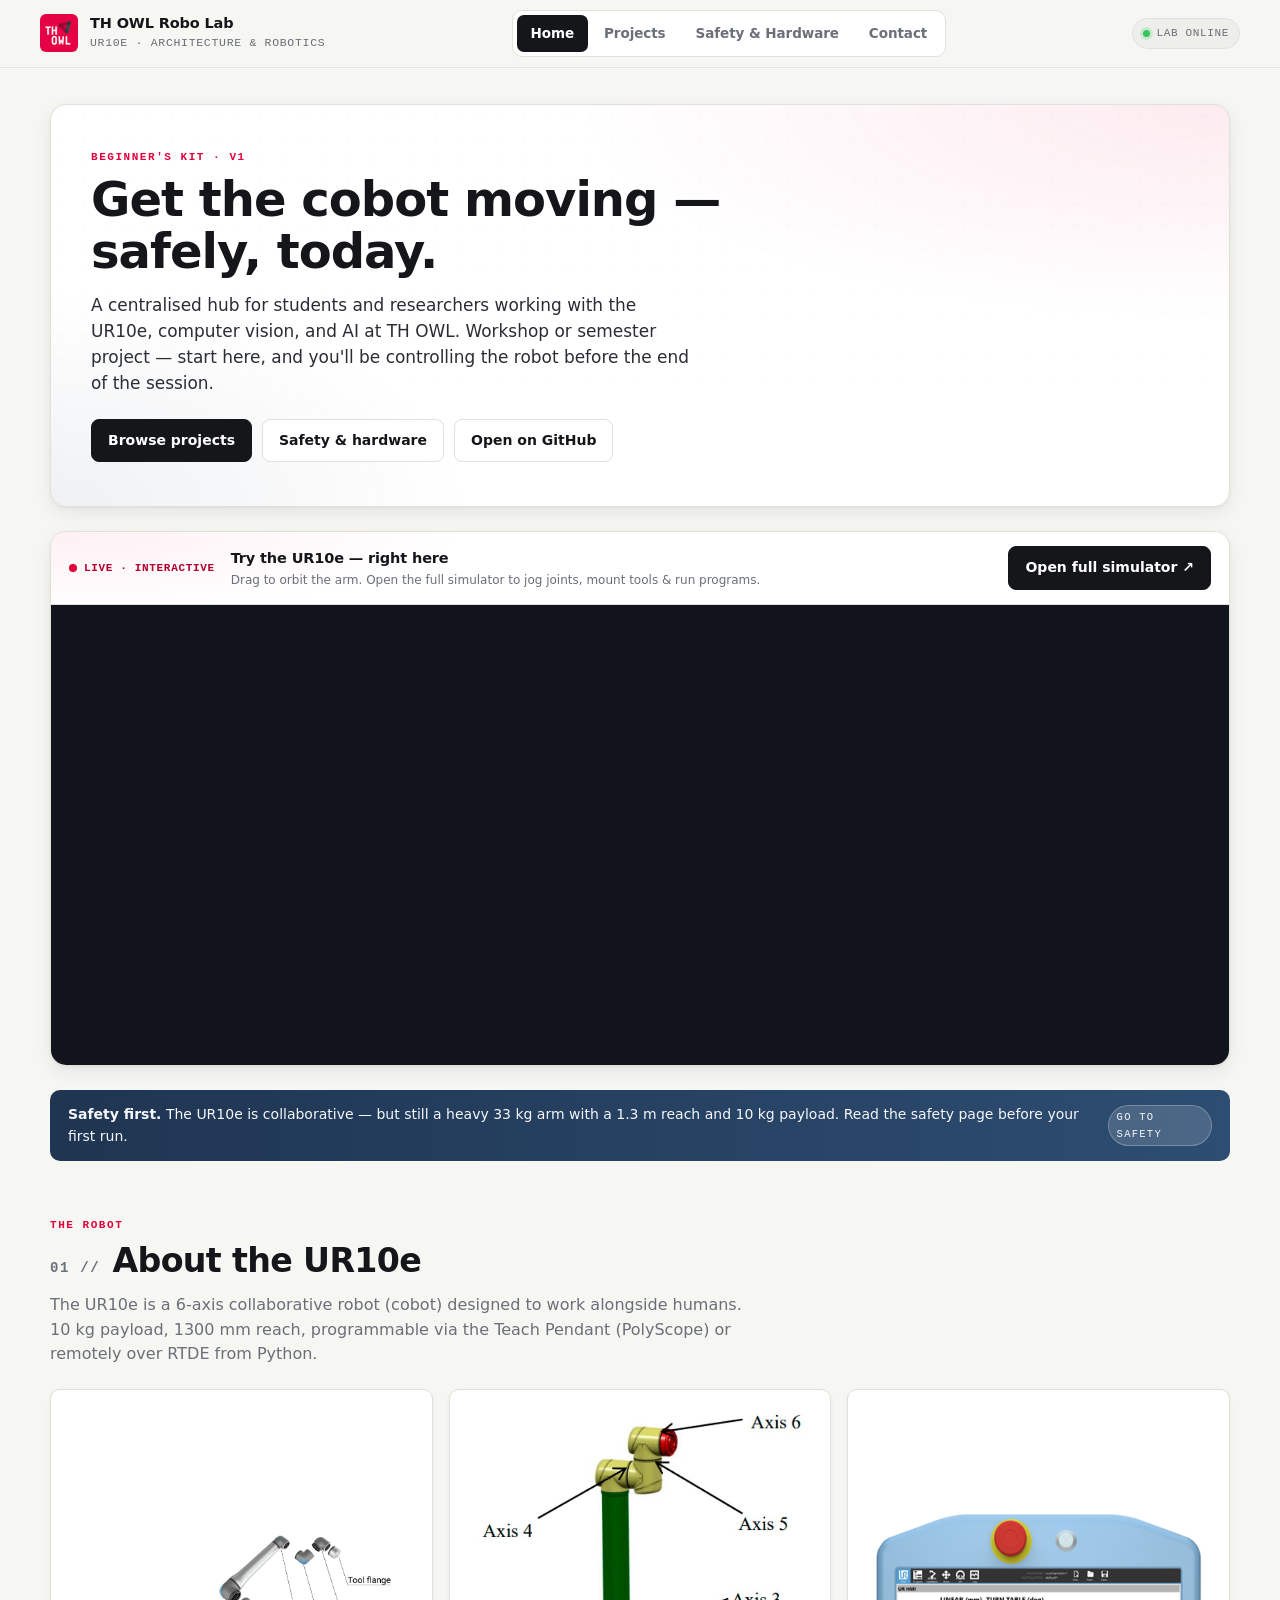
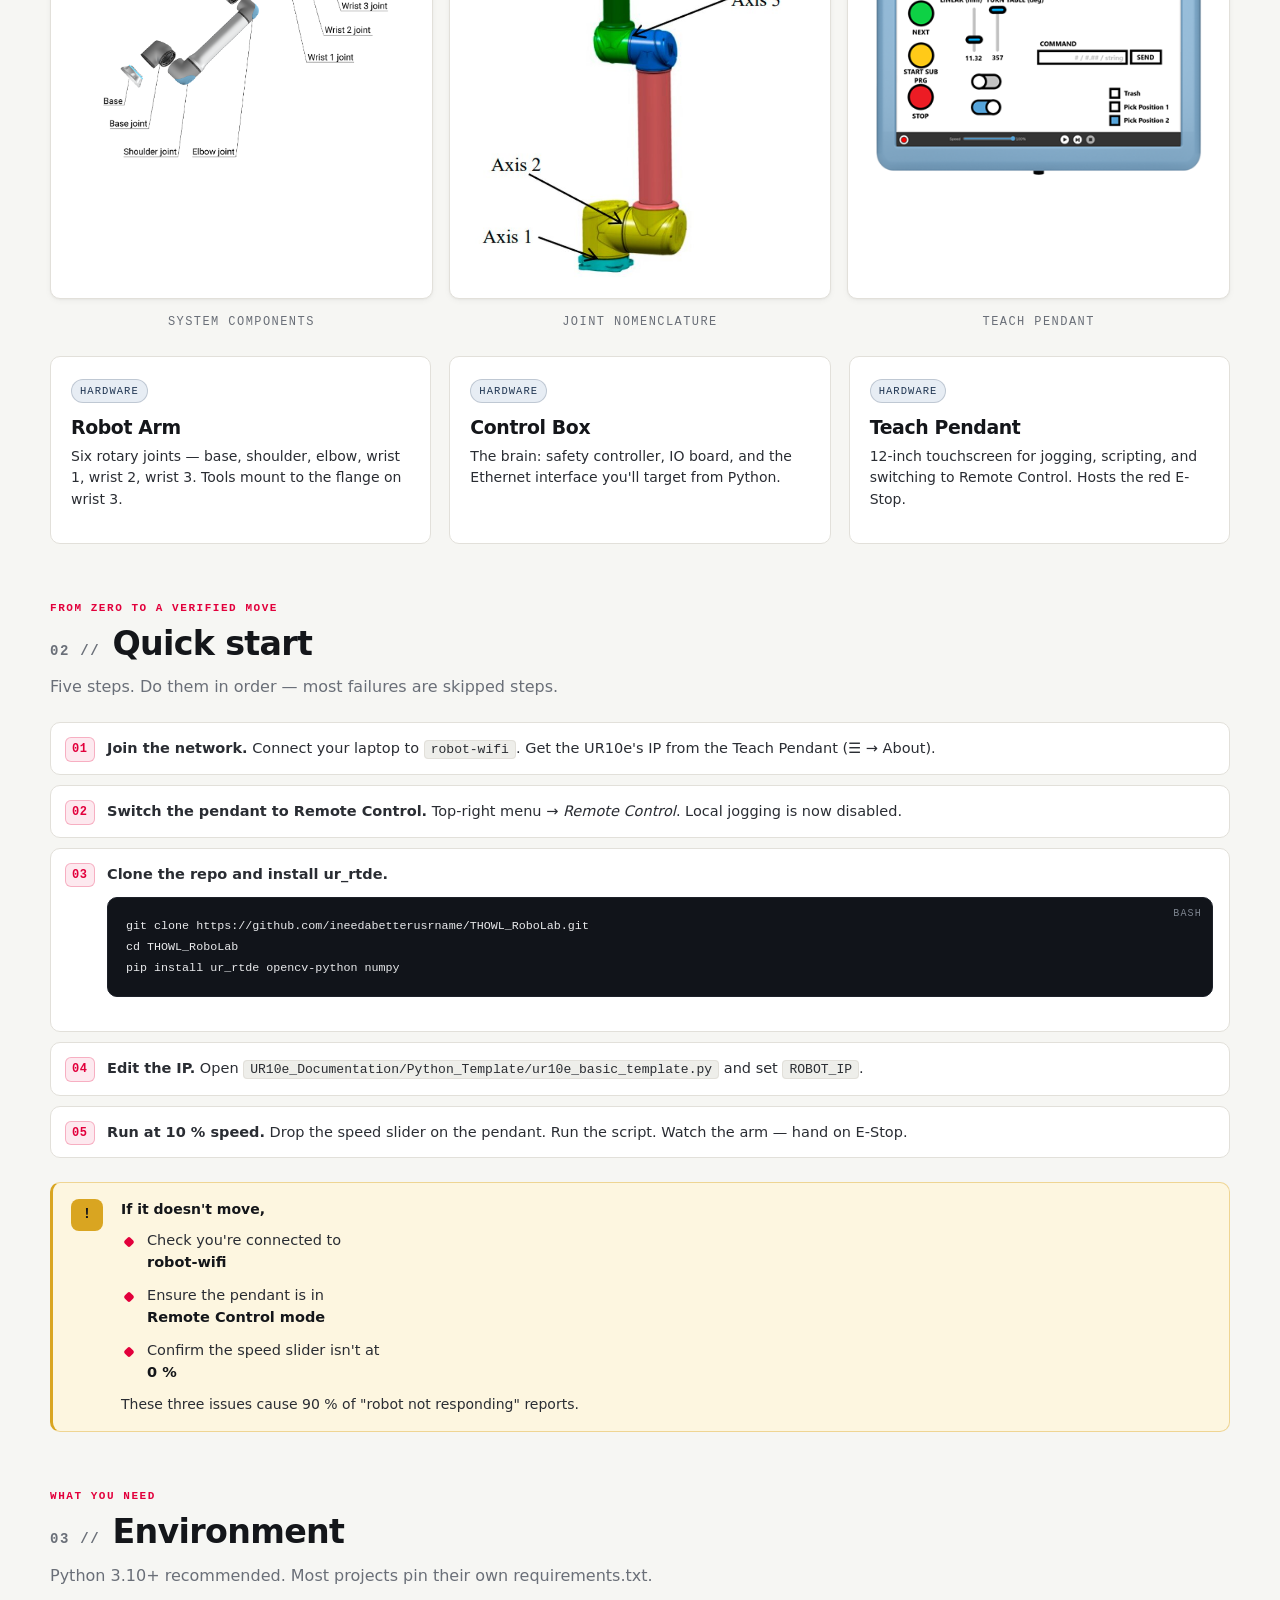
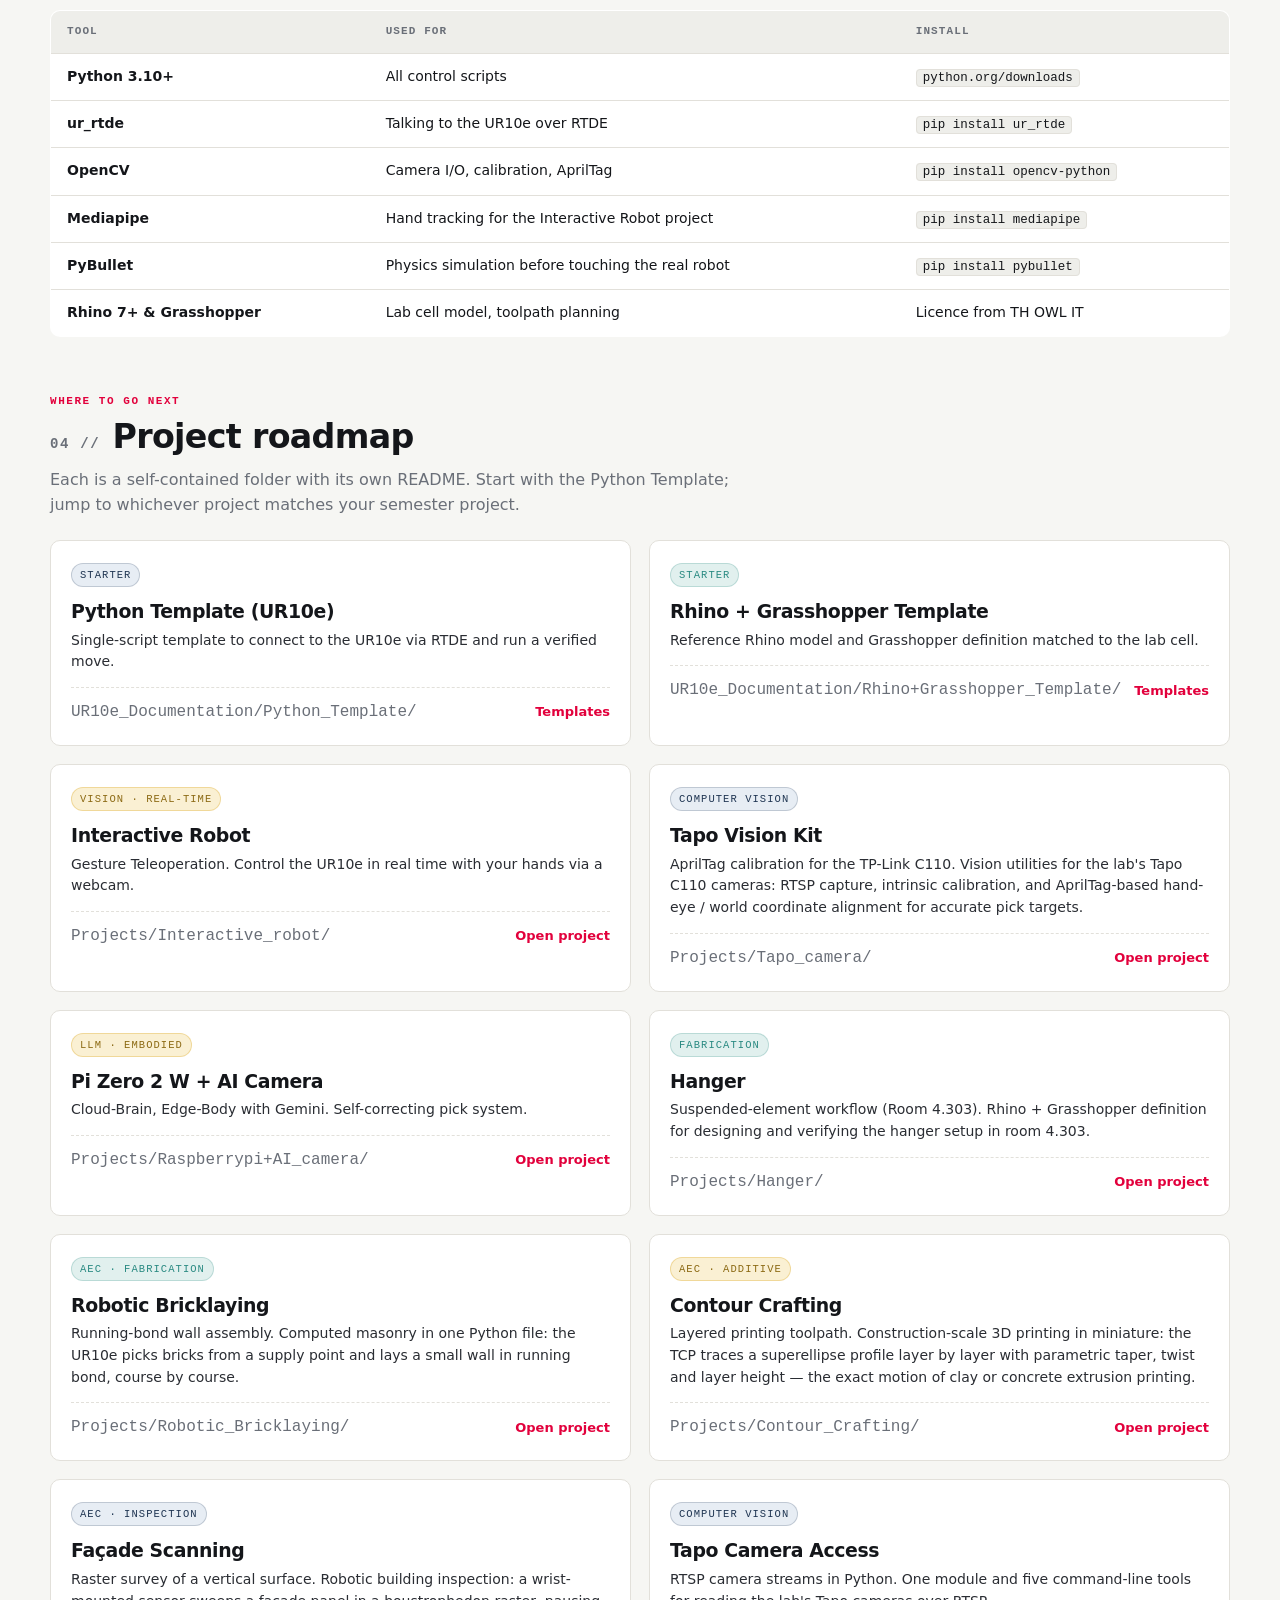
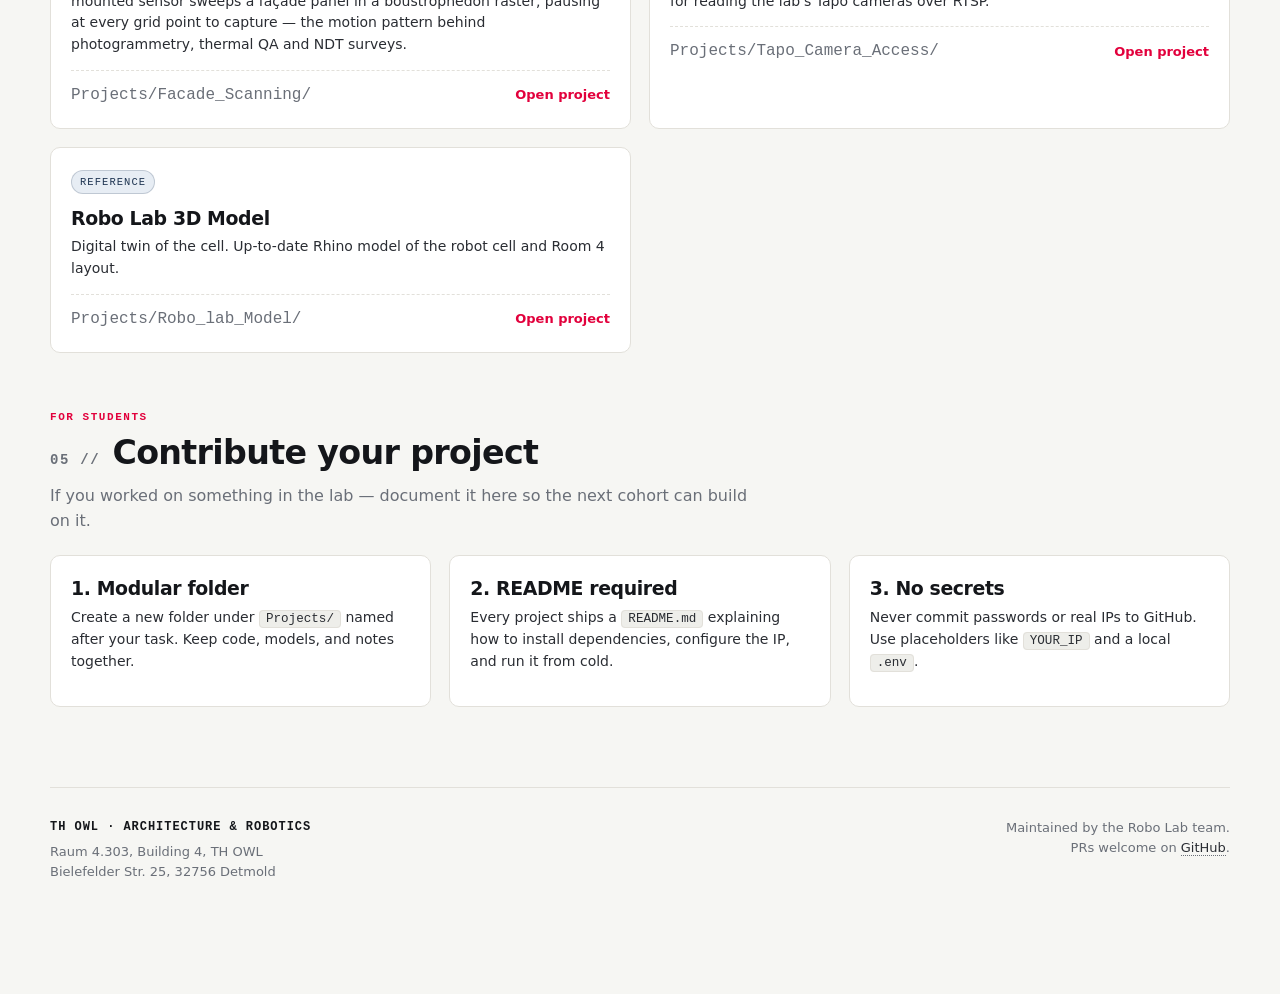
<file: index.html>
<!doctype html>
<html lang="en">
<head>
  <meta charset="utf-8">
  <meta name="viewport" content="width=device-width, initial-scale=1">
  <title>TH OWL Robo Lab — Home</title>
  <meta name="description" content="TH OWL Architecture & Robotics — beginner's kit for the UR10e cobot, computer vision, and AI projects.">
  <link rel="stylesheet" href="styles.css?v=8">
</head>
<body data-page="home">

  <header class="topbar">
    <a class="brand" href="index.html" aria-label="TH OWL Robo Lab">
      <img class="brand-logo" src="media/th-owl.png" alt="TH OWL" />
      <span class="brand-text">
        <strong>TH OWL Robo Lab</strong>
        <small>UR10e · Architecture &amp; Robotics</small>
      </span>
    </a>
    <nav class="nav-links" aria-label="Primary">
      <a class="active" href="index.html">Home</a>
      <a href="projects.html">Projects</a>
      <a href="hardware.html">Safety &amp; Hardware</a>
      <a href="contact.html">Contact</a>
    </nav>
    <div class="topbar-utility">
      <span class="status-pill" title="Lab status">LAB ONLINE</span>
    </div>
  </header>

  <main>

    <!-- HERO ------------------------------------------------- -->
    <section class="hero hero-solo">
      <div class="hero-copy">
        <p class="eyebrow">Beginner's Kit · v1</p>
        <h1>Get the cobot moving — safely, today.</h1>
        <p class="lead">
          A centralised hub for students and researchers working with the
          UR10e, computer vision, and AI at TH OWL. Workshop or semester
          project — start here, and you'll be controlling the robot before
          the end of the session.
        </p>
        <div class="hero-cta">
          <a id="btn-browse-projects" class="btn btn-primary" href="projects.html">Browse projects</a>
          <a id="btn-safety-hardware" class="btn" href="hardware.html">Safety &amp; hardware</a>
          <a id="btn-github" class="btn" href="https://github.com/ineedabetterusrname/THOWL_RoboLab" target="_blank" rel="noopener">Open on GitHub</a>
        </div>
      </div>
    </section>

    <!-- LIVE SIMULATOR PREVIEW ------------------------------ -->
    <section class="sim-preview mt-3" aria-label="Interactive UR10e simulator">
      <div class="sim-preview-head">
        <span class="sim-live"><span class="dot"></span> Live · Interactive</span>
        <div class="sim-preview-title">
          <strong>Try the UR10e — right here</strong>
          <small>Drag to orbit the arm. Open the full simulator to jog joints, mount tools &amp; run programs.</small>
        </div>
        <a id="btn-open-simulator" class="btn btn-primary sim-open" href="https://ineedabetterusrname.github.io/ur10e-simulator/" target="_blank" rel="noopener">Open full simulator ↗</a>
      </div>
      <div class="sim-frame">
        <iframe src="https://ineedabetterusrname.github.io/ur10e-simulator/?embed=1"
                title="Interactive UR10e robot simulator"
                loading="lazy" allow="fullscreen"></iframe>
      </div>
    </section>

    <!-- SAFETY BANNER --------------------------------------- -->
    <div class="banner mt-3">
      <span>
        <strong>Safety first.</strong> The UR10e is collaborative — but still a heavy 33 kg arm with a 1.3 m reach and 10 kg payload.
        Read the safety page before your first run.
      </span>
      <a id="btn-go-to-safety" class="badge" href="hardware.html#safety">Go to safety</a>
    </div>

    <!-- ABOUT THE UR10e ------------------------------------- -->
    <section class="section" id="about">
      <div class="section-head">
        <p class="eyebrow">The Robot</p>
        <h2><span class="index">01 //</span> About the UR10e</h2>
        <p class="lede">
          The UR10e is a 6-axis collaborative robot (cobot) designed to work alongside humans.
          10 kg payload, 1300 mm reach, programmable via the Teach Pendant (PolyScope) or remotely
          over RTDE from Python.
        </p>
      </div>

      <div class="figure-row">
        <figure class="figure">
          <div class="frame"><img src="images/ur10e_components.png" alt="UR10e components: arm, control box, teach pendant"></div>
          <figcaption>System components</figcaption>
        </figure>
        <figure class="figure">
          <div class="frame"><img src="images/ur10e_joints.png" alt="UR10e six joints diagram"></div>
          <figcaption>Joint nomenclature</figcaption>
        </figure>
        <figure class="figure">
          <div class="frame"><img src="images/ur10e_pendant.png" alt="UR Teach Pendant"></div>
          <figcaption>Teach Pendant</figcaption>
        </figure>
      </div>

      <div class="grid cols-3 mt-3">
        <article class="card">
          <span class="tag tag-navy">Hardware</span>
          <h3>Robot Arm</h3>
          <p>Six rotary joints — base, shoulder, elbow, wrist 1, wrist 2, wrist 3. Tools mount to the flange on wrist 3.</p>
        </article>
        <article class="card">
          <span class="tag tag-navy">Hardware</span>
          <h3>Control Box</h3>
          <p>The brain: safety controller, IO board, and the Ethernet interface you'll target from Python.</p>
        </article>
        <article class="card">
          <span class="tag tag-navy">Hardware</span>
          <h3>Teach Pendant</h3>
          <p>12-inch touchscreen for jogging, scripting, and switching to Remote Control. Hosts the red E-Stop.</p>
        </article>
      </div>
    </section>

    <!-- QUICK START ----------------------------------------- -->
    <section class="section" id="quickstart">
      <div class="section-head">
        <p class="eyebrow">From zero to a verified move</p>
        <h2><span class="index">02 //</span> Quick start</h2>
        <p class="lede">Five steps. Do them in order — most failures are skipped steps.</p>
      </div>

      <ol class="steps">
        <li><strong>Join the network.</strong> Connect your laptop to <code>robot-wifi</code>. Get the UR10e's IP from the Teach Pendant (☰ → About).</li>
        <li><strong>Switch the pendant to Remote Control.</strong> Top-right menu → <em>Remote Control</em>. Local jogging is now disabled.</li>
        <li><strong>Clone the repo and install ur_rtde.</strong>
          <pre data-lang="bash"><code>git clone https://github.com/ineedabetterusrname/THOWL_RoboLab.git
cd THOWL_RoboLab
pip install ur_rtde opencv-python numpy</code></pre>
        </li>
        <li><strong>Edit the IP.</strong> Open <code>UR10e_Documentation/Python_Template/ur10e_basic_template.py</code> and set <code>ROBOT_IP</code>.</li>
        <li><strong>Run at 10 % speed.</strong> Drop the speed slider on the pendant. Run the script. Watch the arm — hand on E-Stop.</li>
      </ol>

      <div class="callout warn mt-3">
        <div class="ico">!</div>
        <div>
          <strong>If it doesn't move,</strong>
          <ul class="bullets mt-1 mb-1" style="margin-bottom: 8px;">
            <li>Check you're connected to <strong>robot-wifi</strong></li>
            <li>Ensure the pendant is in <strong>Remote Control mode</strong></li>
            <li>Confirm the speed slider isn't at <strong>0 %</strong></li>
          </ul>
          <span>These three issues cause 90 % of "robot not responding" reports.</span>
        </div>
      </div>
    </section>

    <!-- ENVIRONMENT ----------------------------------------- -->
    <section class="section" id="environment">
      <div class="section-head">
        <p class="eyebrow">What you need</p>
        <h2><span class="index">03 //</span> Environment</h2>
        <p class="lede">Python 3.10+ recommended. Most projects pin their own requirements.txt.</p>
      </div>

      <table class="spec-table">
        <thead>
          <tr><th>Tool</th><th>Used for</th><th>Install</th></tr>
        </thead>
        <tbody>
          <tr>
            <td>Python 3.10+</td>
            <td>All control scripts</td>
            <td><code>python.org/downloads</code></td>
          </tr>
          <tr>
            <td>ur_rtde</td>
            <td>Talking to the UR10e over RTDE</td>
            <td><code>pip install ur_rtde</code></td>
          </tr>
          <tr>
            <td>OpenCV</td>
            <td>Camera I/O, calibration, AprilTag</td>
            <td><code>pip install opencv-python</code></td>
          </tr>
          <tr>
            <td>Mediapipe</td>
            <td>Hand tracking for the Interactive Robot project</td>
            <td><code>pip install mediapipe</code></td>
          </tr>
          <tr>
            <td>PyBullet</td>
            <td>Physics simulation before touching the real robot</td>
            <td><code>pip install pybullet</code></td>
          </tr>
          <tr>
            <td>Rhino 7+ &amp; Grasshopper</td>
            <td>Lab cell model, toolpath planning</td>
            <td>Licence from TH OWL IT</td>
          </tr>
        </tbody>
      </table>
    </section>

    <!-- ROADMAP --------------------------------------------- -->
    <section class="section" id="roadmap">
      <div class="section-head">
        <p class="eyebrow">Where to go next</p>
        <h2><span class="index">04 //</span> Project roadmap</h2>
        <p class="lede">Each is a self-contained folder with its own README. Start with the Python Template; jump to whichever project matches your semester project.</p>
      </div>

      <div class="grid cols-2" id="roadmap-grid">
        <!-- rendered by app.js from data.js — one card per template/project -->
      </div>
    </section>

    <!-- CONTRIBUTE ------------------------------------------ -->
    <section class="section" id="contribute">
      <div class="section-head">
        <p class="eyebrow">For students</p>
        <h2><span class="index">05 //</span> Contribute your project</h2>
        <p class="lede">If you worked on something in the lab — document it here so the next cohort can build on it.</p>
      </div>

      <div class="grid cols-3">
        <article class="card">
          <h3>1. Modular folder</h3>
          <p>Create a new folder under <code>Projects/</code> named after your task. Keep code, models, and notes together.</p>
        </article>
        <article class="card">
          <h3>2. README required</h3>
          <p>Every project ships a <code>README.md</code> explaining how to install dependencies, configure the IP, and run it from cold.</p>
        </article>
        <article class="card">
          <h3>3. No secrets</h3>
          <p>Never commit passwords or real IPs to GitHub. Use placeholders like <code>YOUR_IP</code> and a local <code>.env</code>.</p>
        </article>
      </div>
    </section>

    <footer class="footer">
      <div class="footer-left">
        <span class="credits">TH OWL · Architecture &amp; Robotics</span>
        <address class="address">
          Raum 4.303, Building 4, TH OWL<br>
          Bielefelder Str. 25, 32756 Detmold
        </address>
      </div>
      <div class="footer-right">
        Maintained by the Robo Lab team.<br>
        PRs welcome on <a href="https://github.com/ineedabetterusrname/THOWL_RoboLab" target="_blank" rel="noopener">GitHub</a>.
      </div>
    </footer>

  </main>

  <script src="data.js?v=7"></script>
  <script src="app.js?v=9"></script>
</body>
</html>
</file>
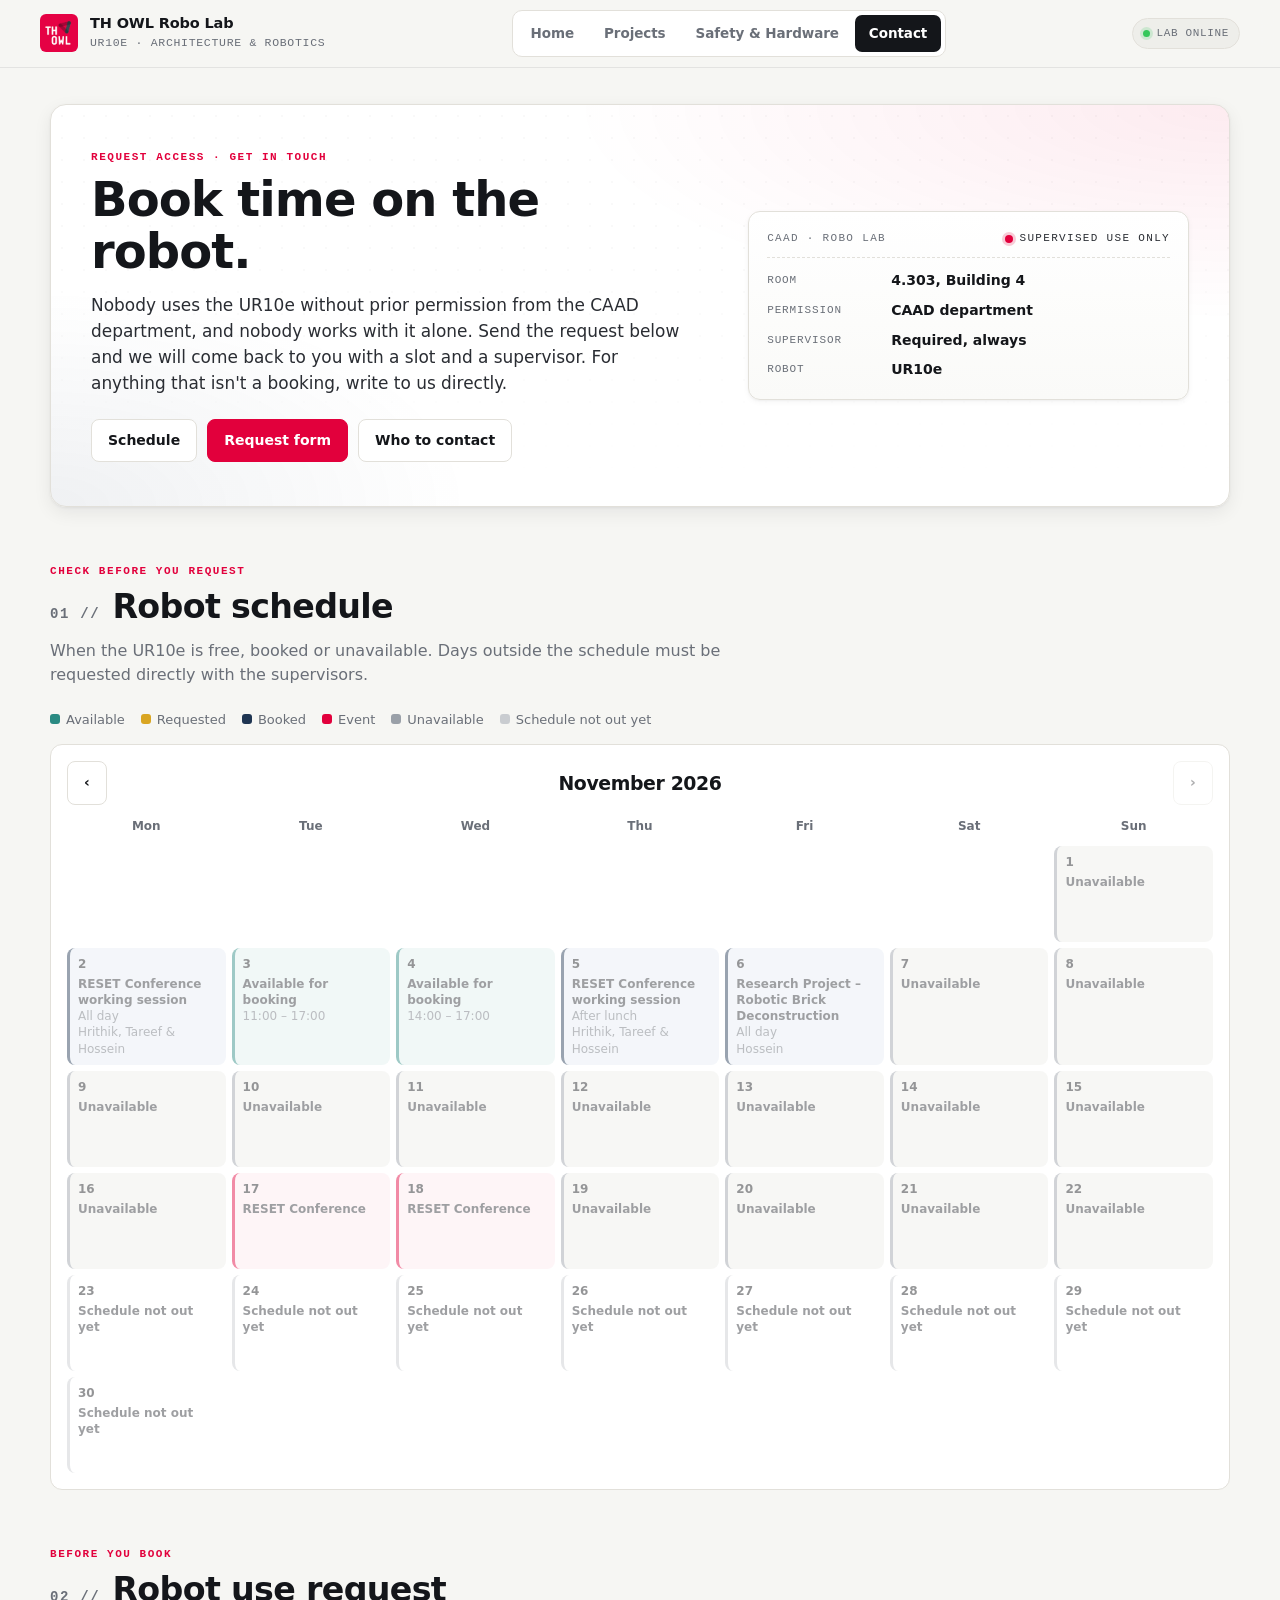
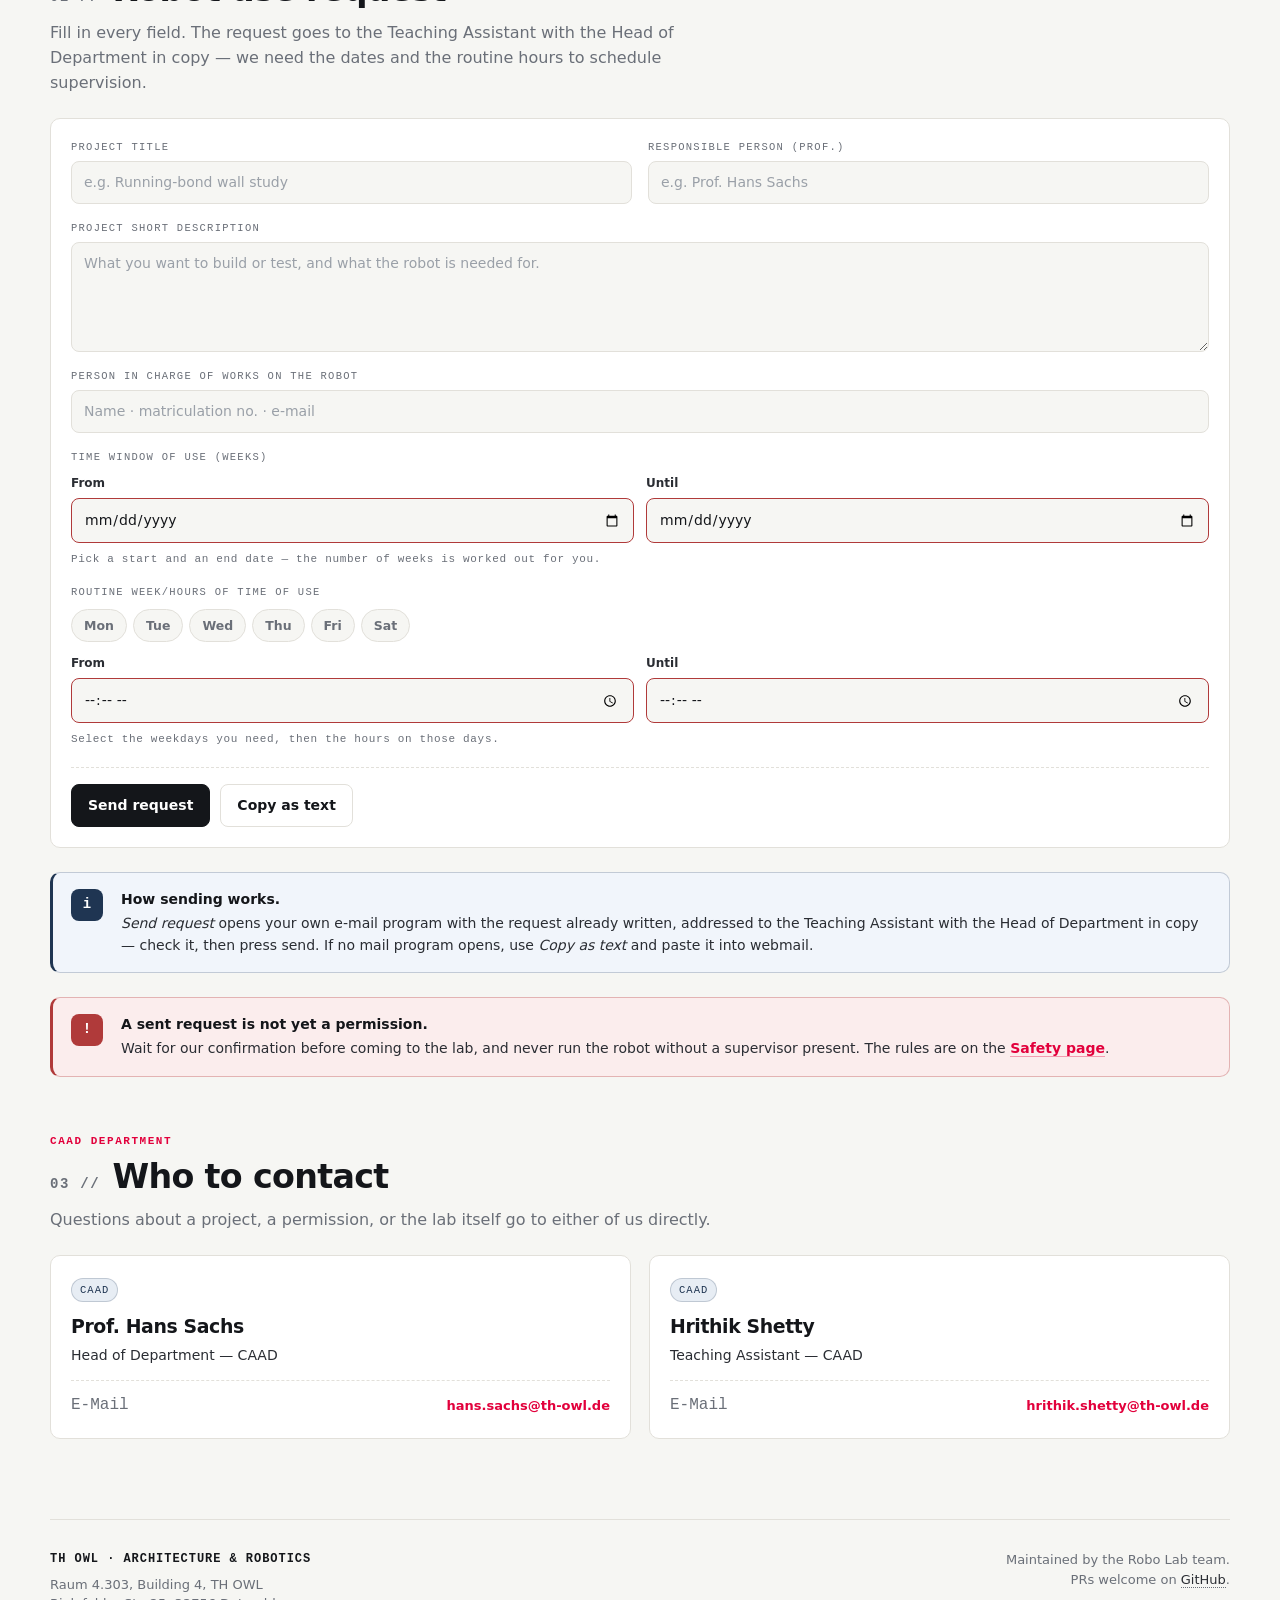
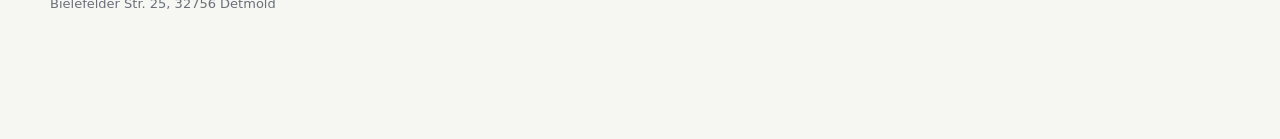
<file: contact.html>
<!doctype html>
<html lang="en">
<head>
  <meta charset="utf-8">
  <meta name="viewport" content="width=device-width, initial-scale=1">
  <title>TH OWL Robo Lab — Contact</title>
  <meta name="description" content="Request permission to use the UR10e and contact the CAAD team at TH OWL Robo Lab.">
  <link rel="stylesheet" href="styles.css?v=8">
</head>
<body data-page="contact">

  <header class="topbar">
    <a class="brand" href="index.html" aria-label="TH OWL Robo Lab">
      <img class="brand-logo" src="media/th-owl.png" alt="TH OWL" />
      <span class="brand-text">
        <strong>TH OWL Robo Lab</strong>
        <small>UR10e · Architecture &amp; Robotics</small>
      </span>
    </a>
    <nav class="nav-links" aria-label="Primary">
      <a href="index.html">Home</a>
      <a href="projects.html">Projects</a>
      <a href="hardware.html">Safety &amp; Hardware</a>
      <a class="active" href="contact.html">Contact</a>
    </nav>
    <div class="topbar-utility">
      <span class="status-pill">LAB ONLINE</span>
    </div>
  </header>

  <main>

    <!-- HERO ------------------------------------------------- -->
    <section class="hero">
      <div class="hero-copy">
        <p class="eyebrow">Request access · Get in touch</p>
        <h1>Book time on the robot.</h1>
        <p class="lead">
          Nobody uses the UR10e without prior permission from the CAAD
          department, and nobody works with it alone. Send the request below
          and we will come back to you with a slot and a supervisor. For
          anything that isn't a booking, write to us directly.
        </p>
        <div class="hero-cta">
          <a id="btn-jump-schedule" class="btn" href="#schedule">Schedule</a>
          <a id="btn-jump-request" class="btn btn-accent" href="#request">Request form</a>
          <a id="btn-jump-people" class="btn" href="#people">Who to contact</a>
        </div>
      </div>

      <aside class="hero-panel" aria-label="Quick reference">
        <header>
          <span>CAAD · Robo Lab</span>
          <span class="led">SUPERVISED USE ONLY</span>
        </header>
        <dl>
          <dt>Room</dt>      <dd>4.303, Building 4</dd>
          <dt>Permission</dt><dd>CAAD department</dd>
          <dt>Supervisor</dt><dd>Required, always</dd>
          <dt>Robot</dt>     <dd>UR10e</dd>
        </dl>
      </aside>
    </section>

    <!-- SCHEDULE -------------------------------------------- -->
    <section class="section" id="schedule">
      <div class="section-head">
        <p class="eyebrow">Check before you request</p>
        <h2><span class="index">01 //</span> Robot schedule</h2>
        <p class="lede">
          When the UR10e is free, booked or unavailable. Days outside the
          schedule must be requested directly with the supervisors.
        </p>
      </div>

      <div class="cal-legend">
        <span class="cal-key cal-available">Available</span>
        <span class="cal-key cal-requested">Requested</span>
        <span class="cal-key cal-booked">Booked</span>
        <span class="cal-key cal-event">Event</span>
        <span class="cal-key cal-unavailable">Unavailable</span>
        <span class="cal-key cal-ask">Schedule not out yet</span>
      </div>
      <div class="calendar" id="schedule-calendar"></div>
    </section>

    <!-- REQUEST FORM ---------------------------------------- -->
    <section class="section" id="request">
      <div class="section-head">
        <p class="eyebrow">Before you book</p>
        <h2><span class="index">02 //</span> Robot use request</h2>
        <p class="lede">
          Fill in every field. The request goes to the Teaching Assistant with
          the Head of Department in copy — we need the dates and the routine
          hours to schedule supervision.
        </p>
      </div>

      <form class="request-form" id="robot-request-form">
        <div class="request-grid">
          <label class="field" for="req-title">
            <span>Project Title</span>
            <input id="req-title" name="title" type="text" required
                   placeholder="e.g. Running-bond wall study">
          </label>

          <label class="field" for="req-prof">
            <span>Responsible Person (Prof.)</span>
            <input id="req-prof" name="prof" type="text" required
                   placeholder="e.g. Prof. Hans Sachs">
          </label>

          <label class="field full" for="req-description">
            <span>Project Short description</span>
            <textarea id="req-description" name="description" required maxlength="800"
                      placeholder="What you want to build or test, and what the robot is needed for."></textarea>
          </label>

          <label class="field full" for="req-person">
            <span>Person in charge of works on the robot</span>
            <input id="req-person" name="person" type="text" required
                   placeholder="Name · matriculation no. · e-mail">
          </label>

          <fieldset class="field full range">
            <legend>Time Window of use (weeks)</legend>
            <div class="range-row">
              <label class="sub" for="req-date-from">
                <span>From</span>
                <input id="req-date-from" name="dateFrom" type="date" required>
              </label>
              <label class="sub" for="req-date-until">
                <span>Until</span>
                <input id="req-date-until" name="dateUntil" type="date" required>
              </label>
            </div>
            <p class="range-hint" id="req-weeks-hint">
              Pick a start and an end date — the number of weeks is worked out for you.
            </p>
          </fieldset>

          <fieldset class="field full range">
            <legend>Routine week/hours of time of use</legend>
            <div class="weekday-row" id="req-weekdays">
              <label class="weekday"><input type="checkbox" value="Mon"><span>Mon</span></label>
              <label class="weekday"><input type="checkbox" value="Tue"><span>Tue</span></label>
              <label class="weekday"><input type="checkbox" value="Wed"><span>Wed</span></label>
              <label class="weekday"><input type="checkbox" value="Thu"><span>Thu</span></label>
              <label class="weekday"><input type="checkbox" value="Fri"><span>Fri</span></label>
              <label class="weekday"><input type="checkbox" value="Sat"><span>Sat</span></label>
            </div>
            <div class="range-row">
              <label class="sub" for="req-time-from">
                <span>From</span>
                <input id="req-time-from" name="timeFrom" type="time" required>
              </label>
              <label class="sub" for="req-time-until">
                <span>Until</span>
                <input id="req-time-until" name="timeUntil" type="time" required>
              </label>
            </div>
            <p class="range-hint">Select the weekdays you need, then the hours on those days.</p>
          </fieldset>
        </div>

        <div class="request-actions">
          <button class="btn btn-primary" id="btn-send-request" type="submit">Send request</button>
          <button class="btn" id="btn-copy-request" type="button">Copy as text</button>
          <p class="request-status" id="request-status" role="status" aria-live="polite"></p>
        </div>
      </form>

      <div class="callout note mt-3">
        <div class="ico">i</div>
        <div>
          <strong>How sending works.</strong>
          <span>
            <em>Send request</em> opens your own e-mail program with the request
            already written, addressed to the Teaching Assistant with the Head of
            Department in copy — check it, then press send. If no mail program
            opens, use <em>Copy as text</em> and paste it into webmail.
          </span>
        </div>
      </div>

      <div class="callout danger mt-3">
        <div class="ico">!</div>
        <div>
          <strong>A sent request is not yet a permission.</strong>
          <span>
            Wait for our confirmation before coming to the lab, and never run the
            robot without a supervisor present. The rules are on the
            <a class="callout-link" href="hardware.html#safety">Safety page</a>.
          </span>
        </div>
      </div>
    </section>

    <!-- PEOPLE ---------------------------------------------- -->
    <section class="section" id="people">
      <div class="section-head">
        <p class="eyebrow">CAAD department</p>
        <h2><span class="index">03 //</span> Who to contact</h2>
        <p class="lede">
          Questions about a project, a permission, or the lab itself go to
          either of us directly.
        </p>
      </div>

      <div class="grid cols-2" id="contact-people">
        <!-- rendered by app.js -->
      </div>
    </section>

    <footer class="footer">
      <div class="footer-left">
        <span class="credits">TH OWL · Architecture &amp; Robotics</span>
        <address class="address">
          Raum 4.303, Building 4, TH OWL<br>
          Bielefelder Str. 25, 32756 Detmold
        </address>
      </div>
      <div class="footer-right">
        Maintained by the Robo Lab team.<br>
        PRs welcome on <a href="https://github.com/ineedabetterusrname/THOWL_RoboLab" target="_blank" rel="noopener">GitHub</a>.
      </div>
    </footer>

  </main>

  <script src="data.js?v=7"></script>
  <script src="schedule.js?v=3"></script>
  <script src="app.js?v=9"></script>
</body>
</html>
</file>
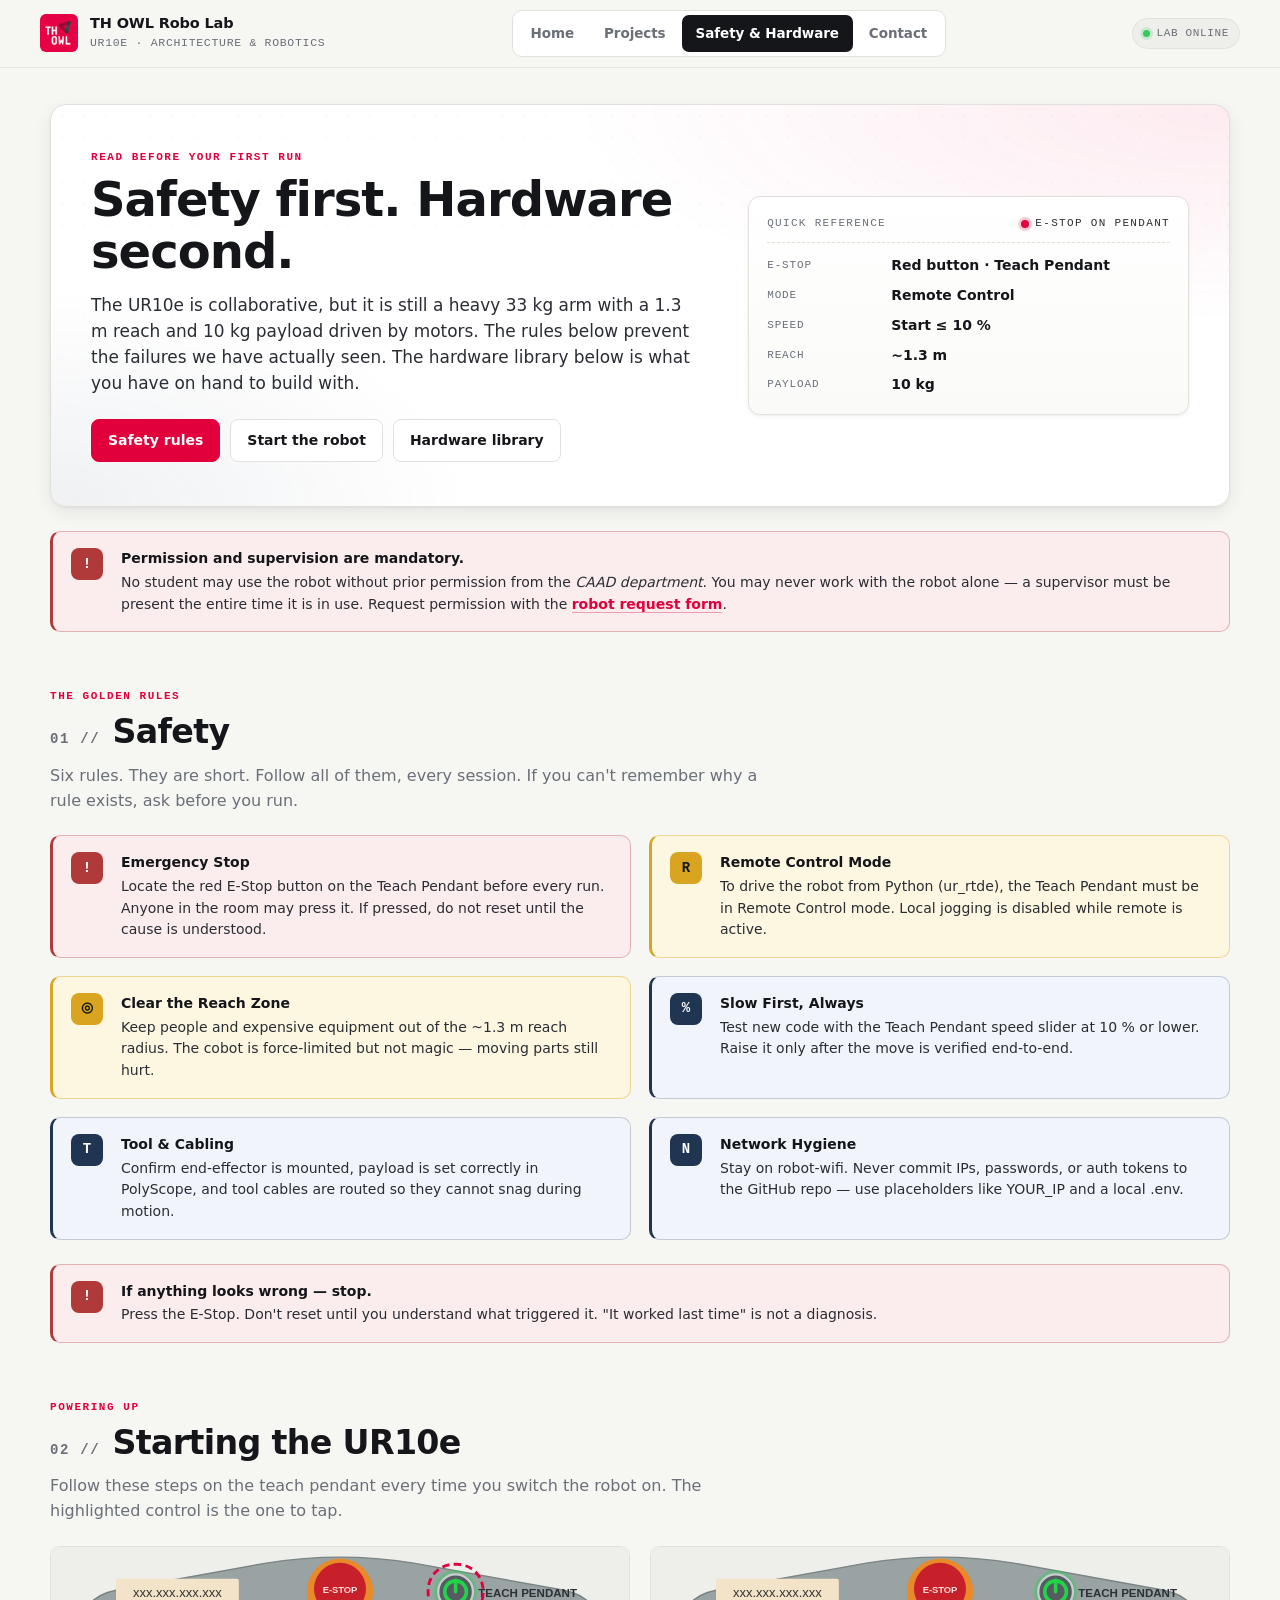
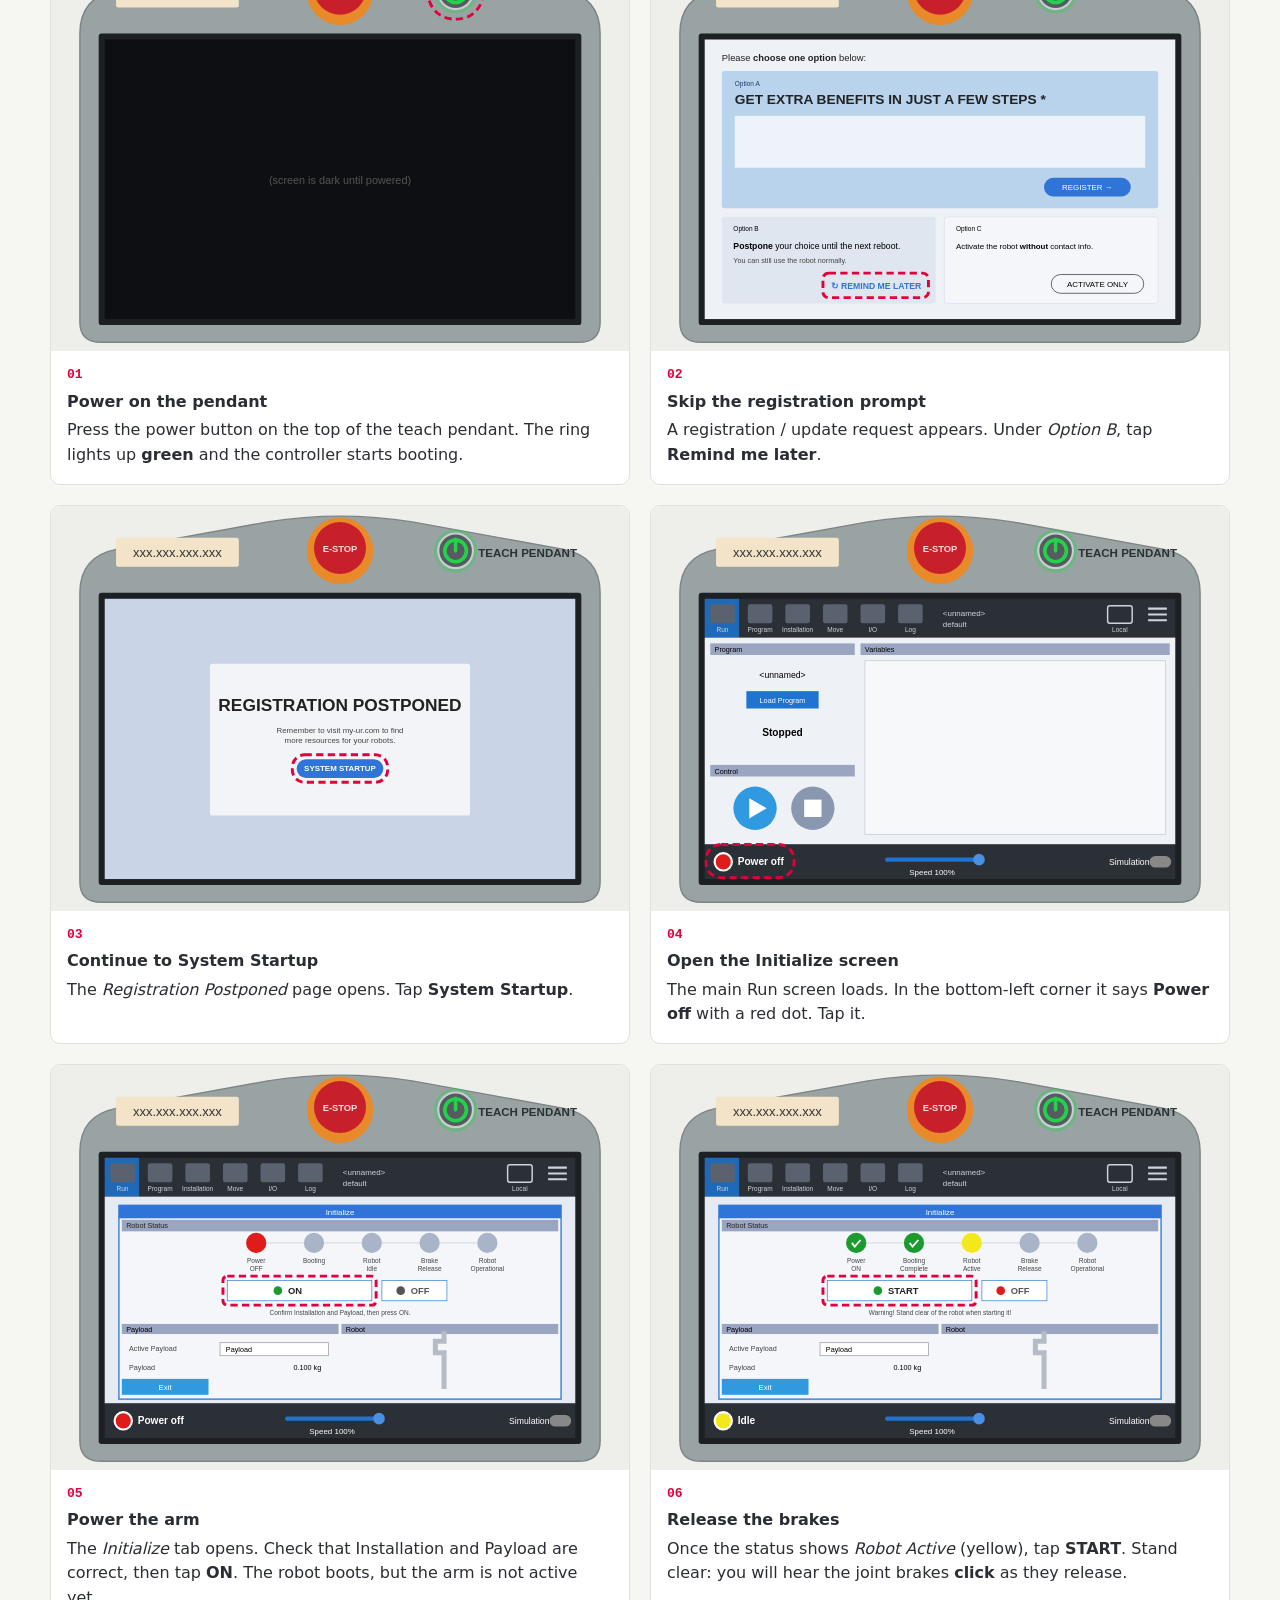
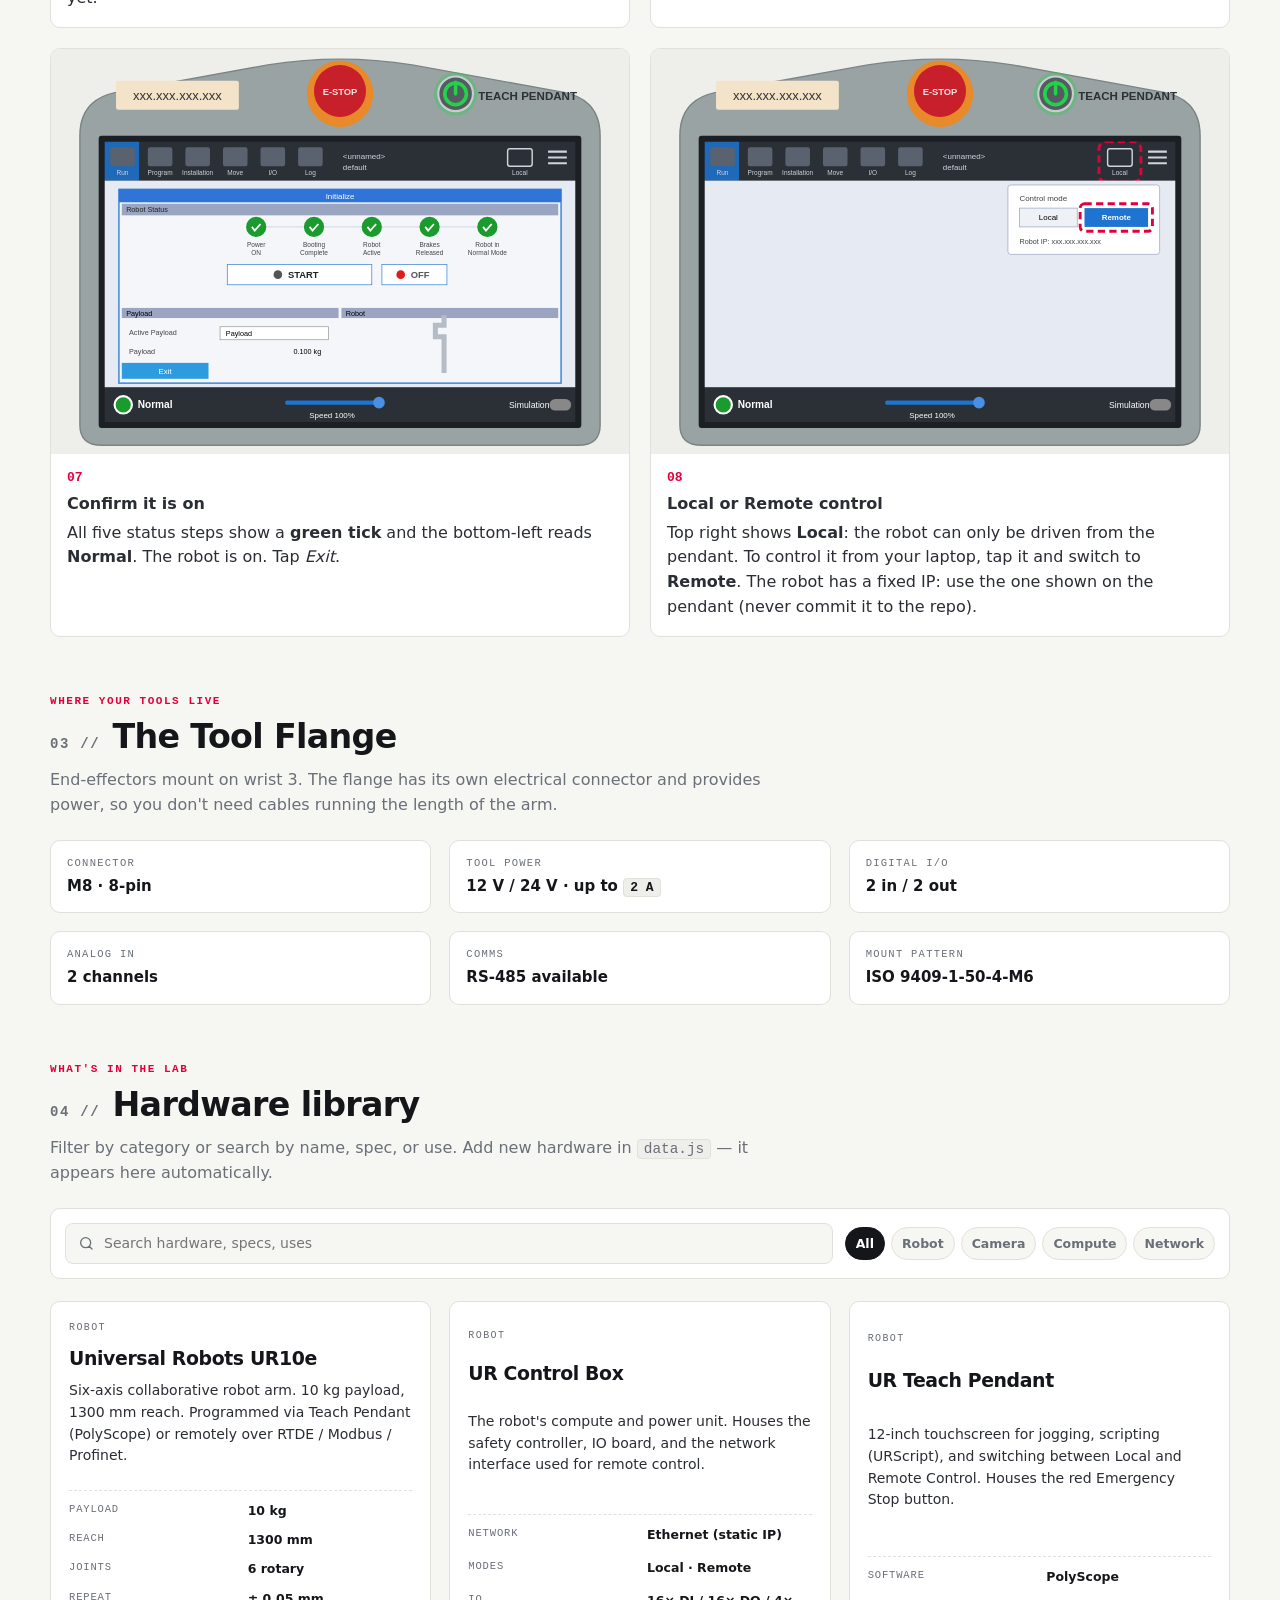
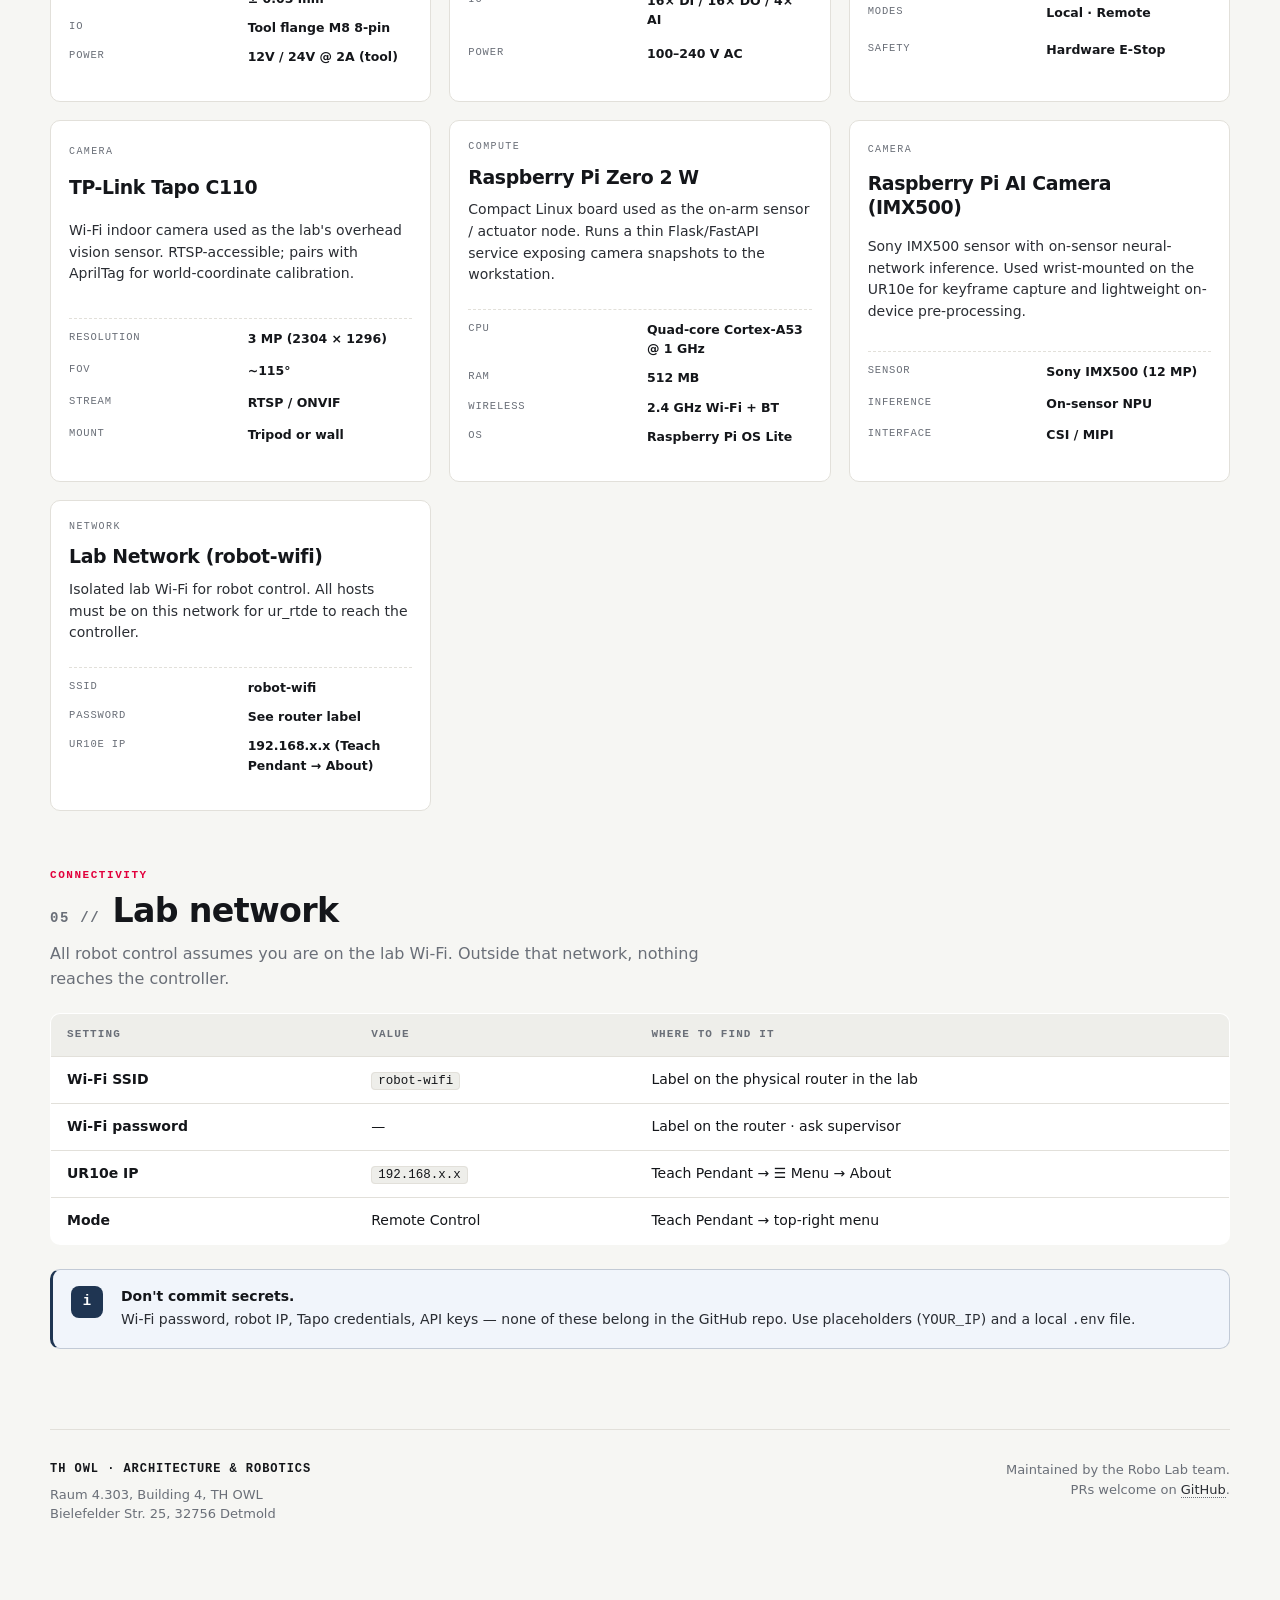
<file: hardware.html>
<!doctype html>
<html lang="en">
<head>
  <meta charset="utf-8">
  <meta name="viewport" content="width=device-width, initial-scale=1">
  <title>TH OWL Robo Lab — Safety &amp; Hardware</title>
  <meta name="description" content="Safety rules and hardware reference for the TH OWL Robo Lab.">
  <link rel="stylesheet" href="styles.css?v=8">
</head>
<body data-page="hardware">

  <header class="topbar">
    <a class="brand" href="index.html" aria-label="TH OWL Robo Lab">
      <img class="brand-logo" src="media/th-owl.png" alt="TH OWL" />
      <span class="brand-text">
        <strong>TH OWL Robo Lab</strong>
        <small>UR10e · Architecture &amp; Robotics</small>
      </span>
    </a>
    <nav class="nav-links" aria-label="Primary">
      <a href="index.html">Home</a>
      <a href="projects.html">Projects</a>
      <a class="active" href="hardware.html">Safety &amp; Hardware</a>
      <a href="contact.html">Contact</a>
    </nav>
    <div class="topbar-utility">
      <span class="status-pill">LAB ONLINE</span>
    </div>
  </header>

  <main>

    <!-- HERO ------------------------------------------------- -->
    <section class="hero">
      <div class="hero-copy">
        <p class="eyebrow">Read before your first run</p>
        <h1>Safety first. Hardware second.</h1>
        <p class="lead">
          The UR10e is collaborative, but it is still a heavy 33 kg arm with a 1.3 m reach and 10 kg payload
          driven by motors. The rules below prevent the failures we have
          actually seen. The hardware library below is what you have on
          hand to build with.
        </p>
        <div class="hero-cta">
          <a id="btn-jump-safety" class="btn btn-accent" href="#safety">Safety rules</a>
          <a id="btn-jump-startup" class="btn" href="#startup">Start the robot</a>
          <a id="btn-jump-hardware" class="btn" href="#hardware">Hardware library</a>
        </div>
      </div>

      <aside class="hero-panel" aria-label="Quick reference">
        <header>
          <span>Quick reference</span>
          <span class="led">E-STOP ON PENDANT</span>
        </header>
        <dl>
          <dt>E-Stop</dt>     <dd>Red button · Teach Pendant</dd>
          <dt>Mode</dt>       <dd>Remote Control</dd>
          <dt>Speed</dt>      <dd>Start ≤ 10 %</dd>
          <dt>Reach</dt>      <dd>~1.3 m</dd>
          <dt>Payload</dt>    <dd>10 kg</dd>
        </dl>
      </aside>
    </section>

    <!-- ACCESS RULE ----------------------------------------- -->
    <div class="callout danger mt-3">
      <div class="ico">!</div>
      <div>
        <strong>Permission and supervision are mandatory.</strong>
        <span>
          No student may use the robot without prior permission from the
          <em>CAAD department</em>. You may never work with the robot alone —
          a supervisor must be present the entire time it is in use.
          Request permission with the <a class="callout-link" href="contact.html#request">robot request form</a>.
        </span>
      </div>
    </div>

    <!-- SAFETY ---------------------------------------------- -->
    <section class="section" id="safety">
      <div class="section-head">
        <p class="eyebrow">The golden rules</p>
        <h2><span class="index">01 //</span> Safety</h2>
        <p class="lede">
          Six rules. They are short. Follow all of them, every session.
          If you can't remember why a rule exists, ask before you run.
        </p>
      </div>

      <div class="grid cols-2" id="safety-list">
        <!-- rendered by app.js -->
      </div>

      <div class="callout danger mt-3">
        <div class="ico">!</div>
        <div>
          <strong>If anything looks wrong — stop.</strong>
          <span>Press the E-Stop. Don't reset until you understand what triggered it. "It worked last time" is not a diagnosis.</span>
        </div>
      </div>
    </section>

    <!-- STARTUP ---------------------------------------------- -->
    <section class="section" id="startup">
      <div class="section-head">
        <p class="eyebrow">Powering up</p>
        <h2><span class="index">02 //</span> Starting the UR10e</h2>
        <p class="lede">
          Follow these steps on the teach pendant every time you switch the robot on.
          The highlighted control is the one to tap.
        </p>
      </div>

      <div class="startup-steps">
        <figure class="startup-step">
          <img src="images/ur10e_startup/01-power-on.svg" alt="Pendant illustration: Power on the pendant" loading="lazy" />
          <figcaption><span class="step-no">01</span><strong>Power on the pendant</strong><span>Press the power button on the top of the teach pendant. The ring lights up <strong>green</strong> and the controller starts booting.</span></figcaption>
        </figure>
        <figure class="startup-step">
          <img src="images/ur10e_startup/02a-remind-me-later.svg" alt="Pendant illustration: Skip the registration prompt" loading="lazy" />
          <figcaption><span class="step-no">02</span><strong>Skip the registration prompt</strong><span>A registration / update request appears. Under <em>Option B</em>, tap <strong>Remind me later</strong>.</span></figcaption>
        </figure>
        <figure class="startup-step">
          <img src="images/ur10e_startup/02b-system-startup.svg" alt="Pendant illustration: Continue to System Startup" loading="lazy" />
          <figcaption><span class="step-no">03</span><strong>Continue to System Startup</strong><span>The <em>Registration Postponed</em> page opens. Tap <strong>System Startup</strong>.</span></figcaption>
        </figure>
        <figure class="startup-step">
          <img src="images/ur10e_startup/03-power-off-button.svg" alt="Pendant illustration: Open the Initialize screen" loading="lazy" />
          <figcaption><span class="step-no">04</span><strong>Open the Initialize screen</strong><span>The main Run screen loads. In the bottom-left corner it says <strong>Power off</strong> with a red dot. Tap it.</span></figcaption>
        </figure>
        <figure class="startup-step">
          <img src="images/ur10e_startup/04-initialize-on.svg" alt="Pendant illustration: Power the arm" loading="lazy" />
          <figcaption><span class="step-no">05</span><strong>Power the arm</strong><span>The <em>Initialize</em> tab opens. Check that Installation and Payload are correct, then tap <strong>ON</strong>. The robot boots, but the arm is not active yet.</span></figcaption>
        </figure>
        <figure class="startup-step">
          <img src="images/ur10e_startup/05-start-brakes.svg" alt="Pendant illustration: Release the brakes" loading="lazy" />
          <figcaption><span class="step-no">06</span><strong>Release the brakes</strong><span>Once the status shows <em>Robot Active</em> (yellow), tap <strong>START</strong>. Stand clear: you will hear the joint brakes <strong>click</strong> as they release.</span></figcaption>
        </figure>
        <figure class="startup-step">
          <img src="images/ur10e_startup/06-robot-ready.svg" alt="Pendant illustration: Confirm it is on" loading="lazy" />
          <figcaption><span class="step-no">07</span><strong>Confirm it is on</strong><span>All five status steps show a <strong>green tick</strong> and the bottom-left reads <strong>Normal</strong>. The robot is on. Tap <em>Exit</em>.</span></figcaption>
        </figure>
        <figure class="startup-step">
          <img src="images/ur10e_startup/07-local-remote.svg" alt="Pendant illustration: Local or Remote control" loading="lazy" />
          <figcaption><span class="step-no">08</span><strong>Local or Remote control</strong><span>Top right shows <strong>Local</strong>: the robot can only be driven from the pendant. To control it from your laptop, tap it and switch to <strong>Remote</strong>. The robot has a fixed IP: use the one shown on the pendant (never commit it to the repo).</span></figcaption>
        </figure>
      </div>
    </section>

    <!-- TOOL FLANGE ----------------------------------------- -->
    <section class="section" id="tool-flange">
      <div class="section-head">
        <p class="eyebrow">Where your tools live</p>
        <h2><span class="index">03 //</span> The Tool Flange</h2>
        <p class="lede">
          End-effectors mount on wrist 3. The flange has its own electrical
          connector and provides power, so you don't need cables running
          the length of the arm.
        </p>
      </div>

      <div class="grid cols-3">
        <div class="kv">
          <div class="k">Connector</div>
          <div class="v">M8 · 8-pin</div>
        </div>
        <div class="kv">
          <div class="k">Tool Power</div>
          <div class="v">12 V / 24 V · up to <code>2 A</code></div>
        </div>
        <div class="kv">
          <div class="k">Digital I/O</div>
          <div class="v">2 in / 2 out</div>
        </div>
        <div class="kv">
          <div class="k">Analog In</div>
          <div class="v">2 channels</div>
        </div>
        <div class="kv">
          <div class="k">Comms</div>
          <div class="v">RS-485 available</div>
        </div>
        <div class="kv">
          <div class="k">Mount Pattern</div>
          <div class="v">ISO 9409-1-50-4-M6</div>
        </div>
      </div>
    </section>

    <!-- HARDWARE LIBRARY ------------------------------------ -->
    <section class="section" id="hardware">
      <div class="section-head">
        <p class="eyebrow">What's in the lab</p>
        <h2><span class="index">04 //</span> Hardware library</h2>
        <p class="lede">
          Filter by category or search by name, spec, or use. Add new
          hardware in <code>data.js</code> — it appears here automatically.
        </p>
      </div>

      <div class="toolbar">
        <label class="search">
          <svg viewBox="0 0 24 24" aria-hidden="true"><path d="m21 21-4.3-4.3m2.3-5.2a7.5 7.5 0 1 1-15 0 7.5 7.5 0 0 1 15 0Z"/></svg>
          <input id="hw-search" type="search" placeholder="Search hardware, specs, uses">
        </label>
        <div class="chip-row" id="hw-filters" aria-label="Hardware categories">
          <!-- rendered by app.js -->
        </div>
      </div>

      <div class="grid cols-3" id="hardware-grid">
        <!-- rendered by app.js -->
      </div>
    </section>

    <!-- LAB NETWORK ----------------------------------------- -->
    <section class="section" id="network">
      <div class="section-head">
        <p class="eyebrow">Connectivity</p>
        <h2><span class="index">05 //</span> Lab network</h2>
        <p class="lede">All robot control assumes you are on the lab Wi-Fi. Outside that network, nothing reaches the controller.</p>
      </div>

      <table class="spec-table">
        <thead>
          <tr><th>Setting</th><th>Value</th><th>Where to find it</th></tr>
        </thead>
        <tbody>
          <tr>
            <td>Wi-Fi SSID</td>
            <td><code>robot-wifi</code></td>
            <td>Label on the physical router in the lab</td>
          </tr>
          <tr>
            <td>Wi-Fi password</td>
            <td>—</td>
            <td>Label on the router · ask supervisor</td>
          </tr>
          <tr>
            <td>UR10e IP</td>
            <td><code>192.168.x.x</code></td>
            <td>Teach Pendant → ☰ Menu → About</td>
          </tr>
          <tr>
            <td>Mode</td>
            <td>Remote Control</td>
            <td>Teach Pendant → top-right menu</td>
          </tr>
        </tbody>
      </table>

      <div class="callout note mt-3">
        <div class="ico">i</div>
        <div>
          <strong>Don't commit secrets.</strong>
          <span>Wi-Fi password, robot IP, Tapo credentials, API keys — none of these belong in the GitHub repo. Use placeholders (<code>YOUR_IP</code>) and a local <code>.env</code> file.</span>
        </div>
      </div>
    </section>

    <footer class="footer">
      <div class="footer-left">
        <span class="credits">TH OWL · Architecture &amp; Robotics</span>
        <address class="address">
          Raum 4.303, Building 4, TH OWL<br>
          Bielefelder Str. 25, 32756 Detmold
        </address>
      </div>
      <div class="footer-right">
        Maintained by the Robo Lab team.<br>
        PRs welcome on <a href="https://github.com/ineedabetterusrname/THOWL_RoboLab" target="_blank" rel="noopener">GitHub</a>.
      </div>
    </footer>

  </main>

  <script src="data.js?v=7"></script>
  <script src="app.js?v=9"></script>
</body>
</html>
</file>
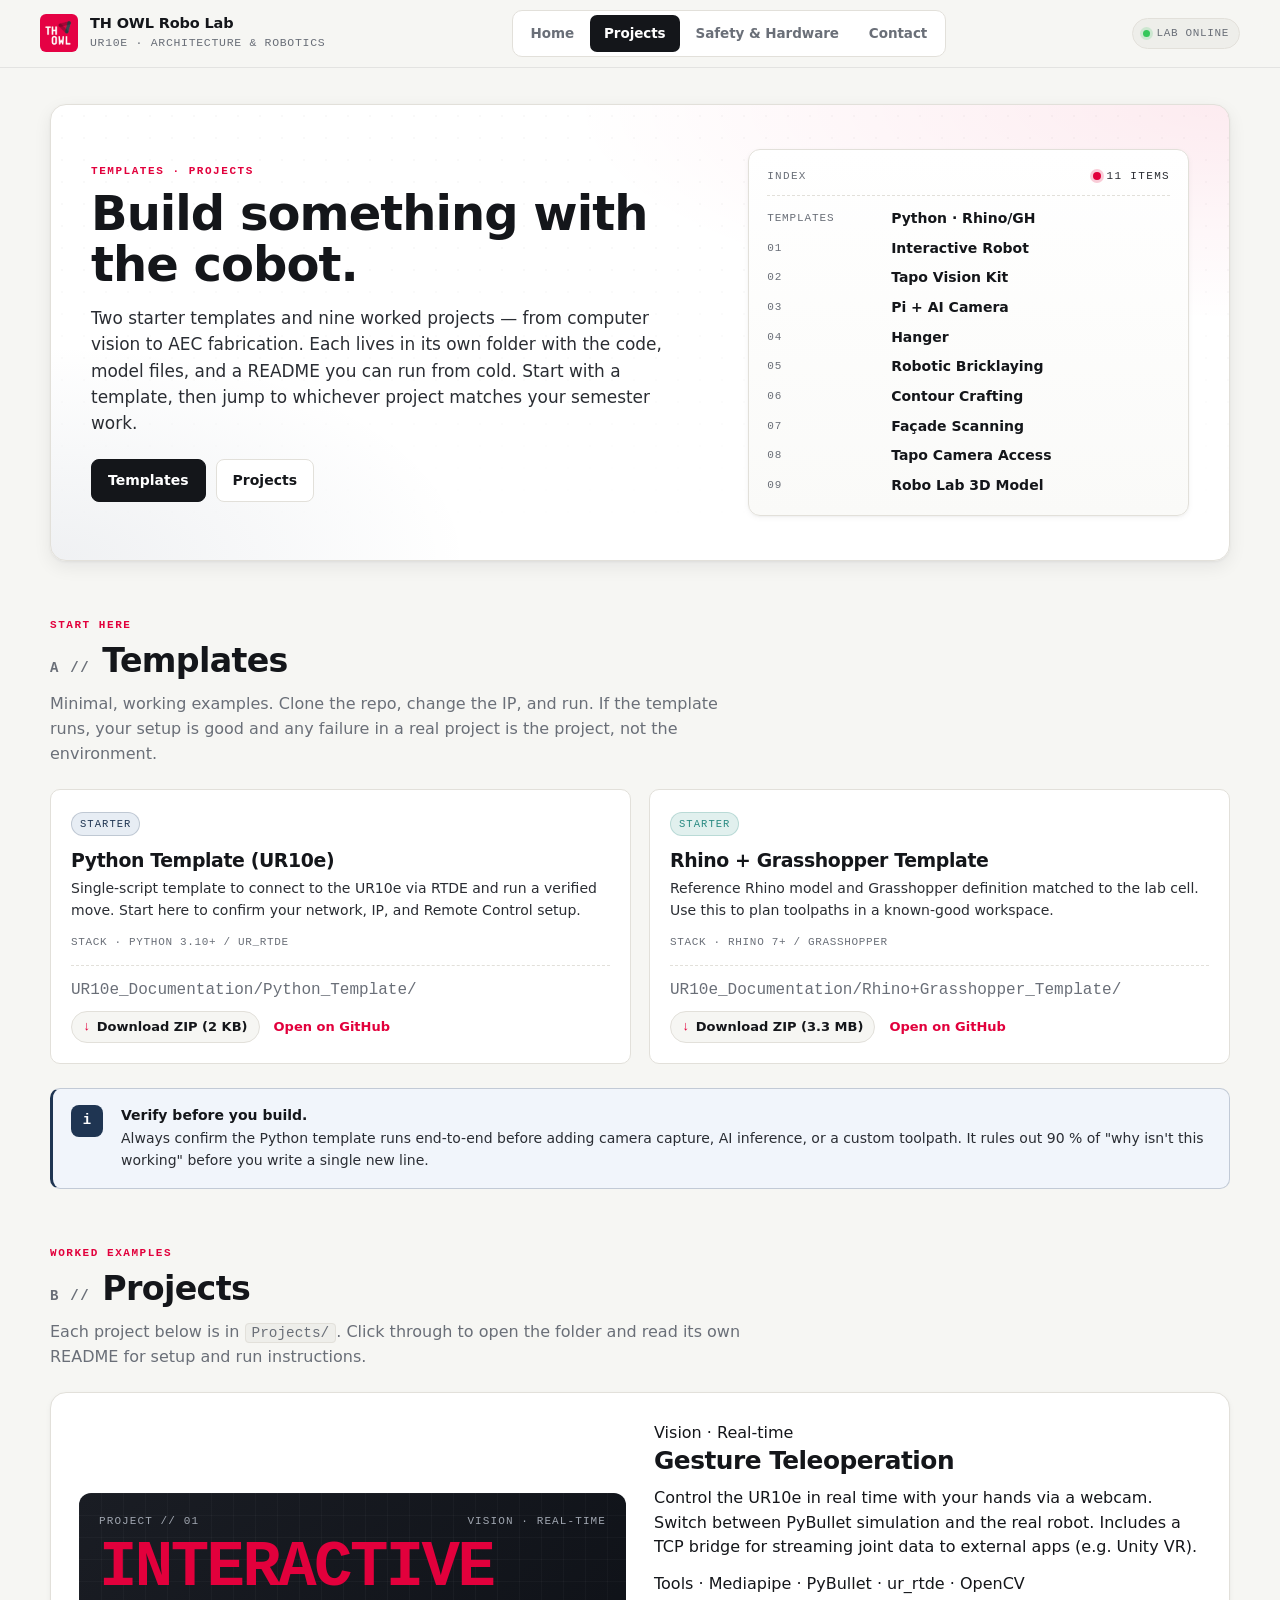
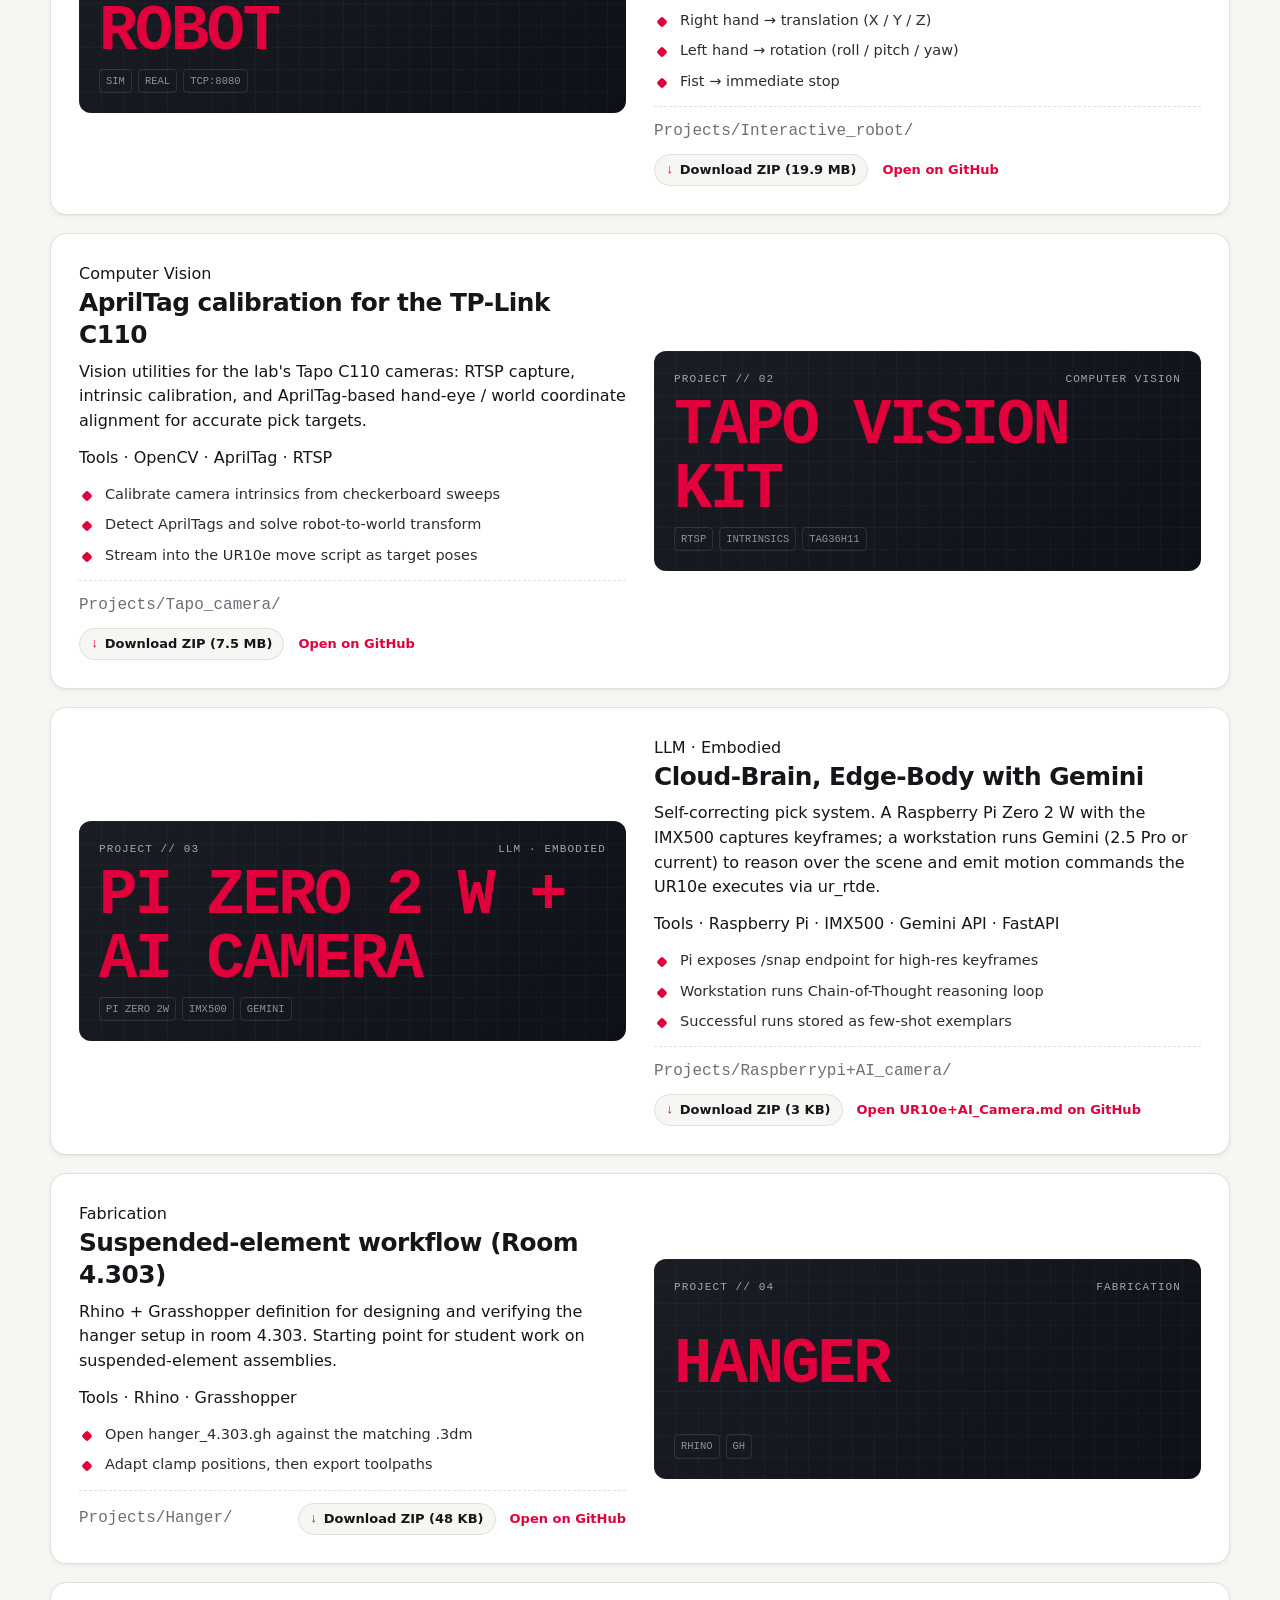
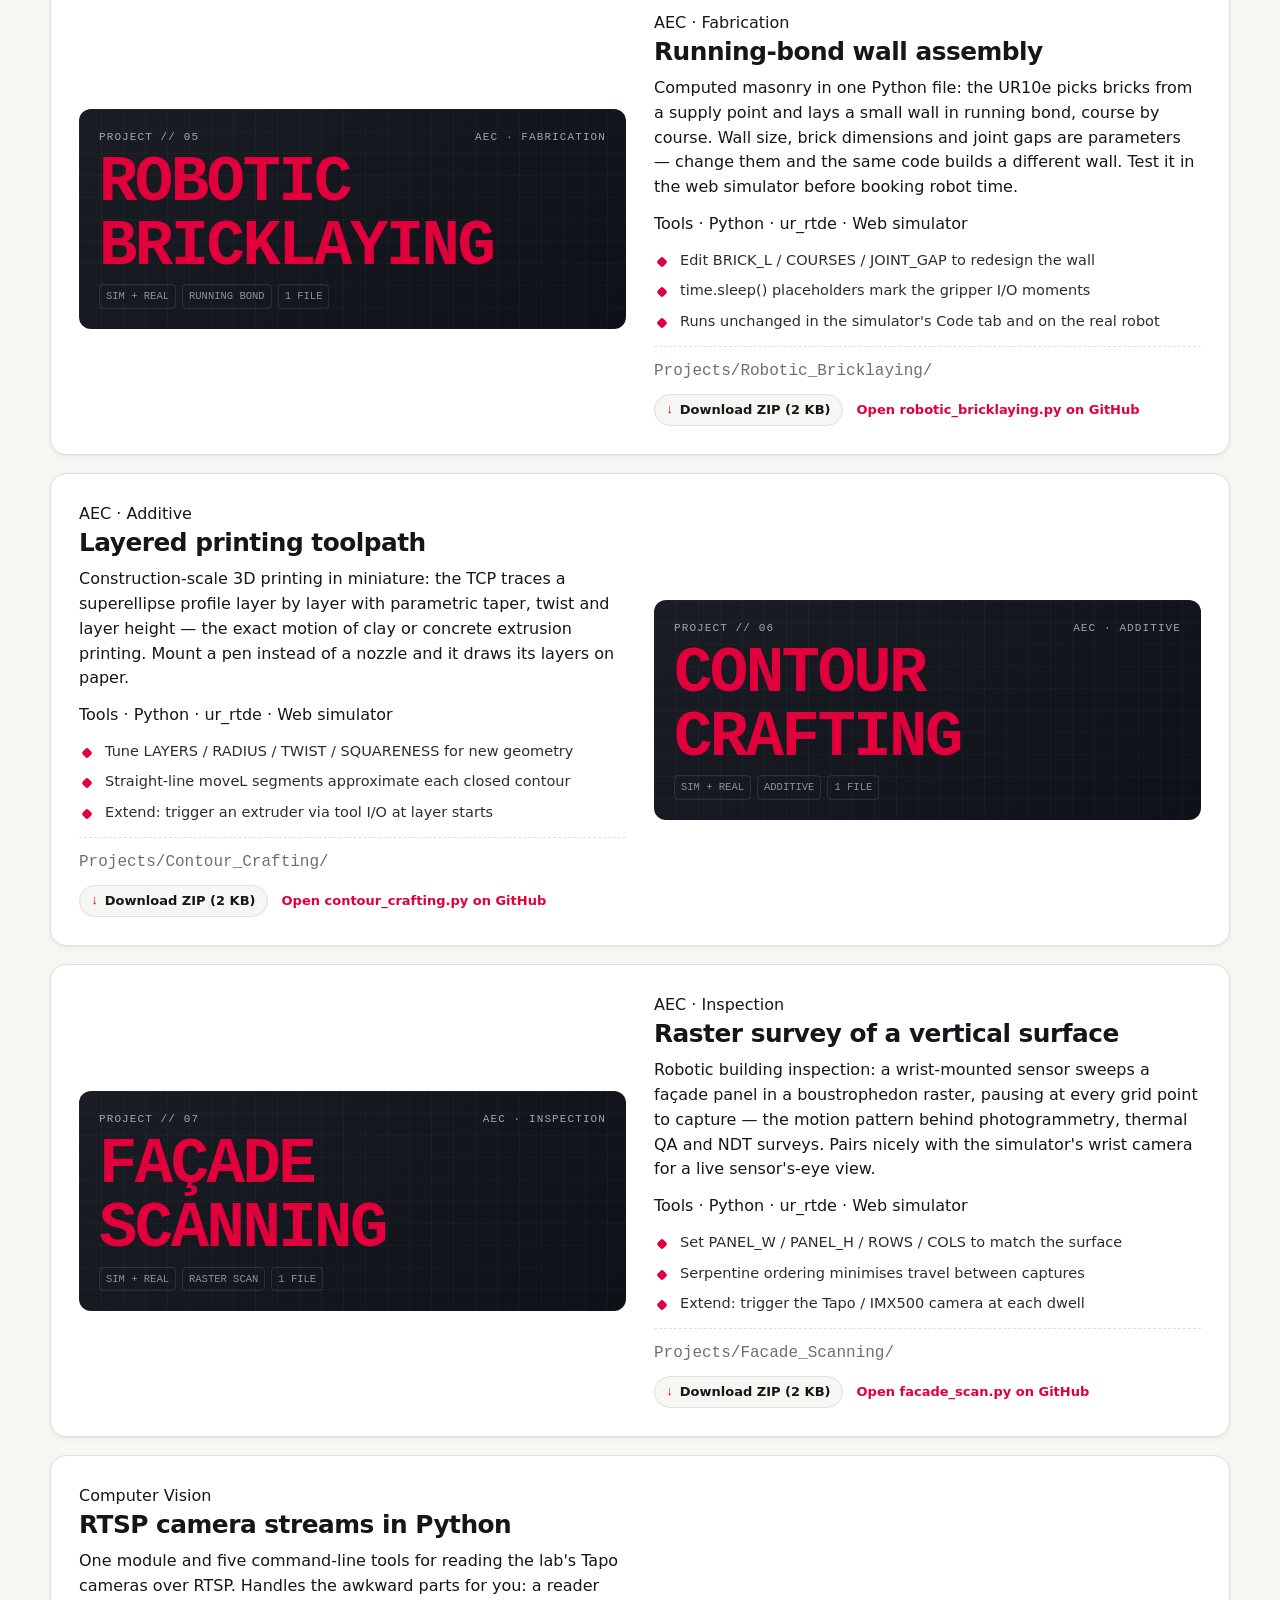
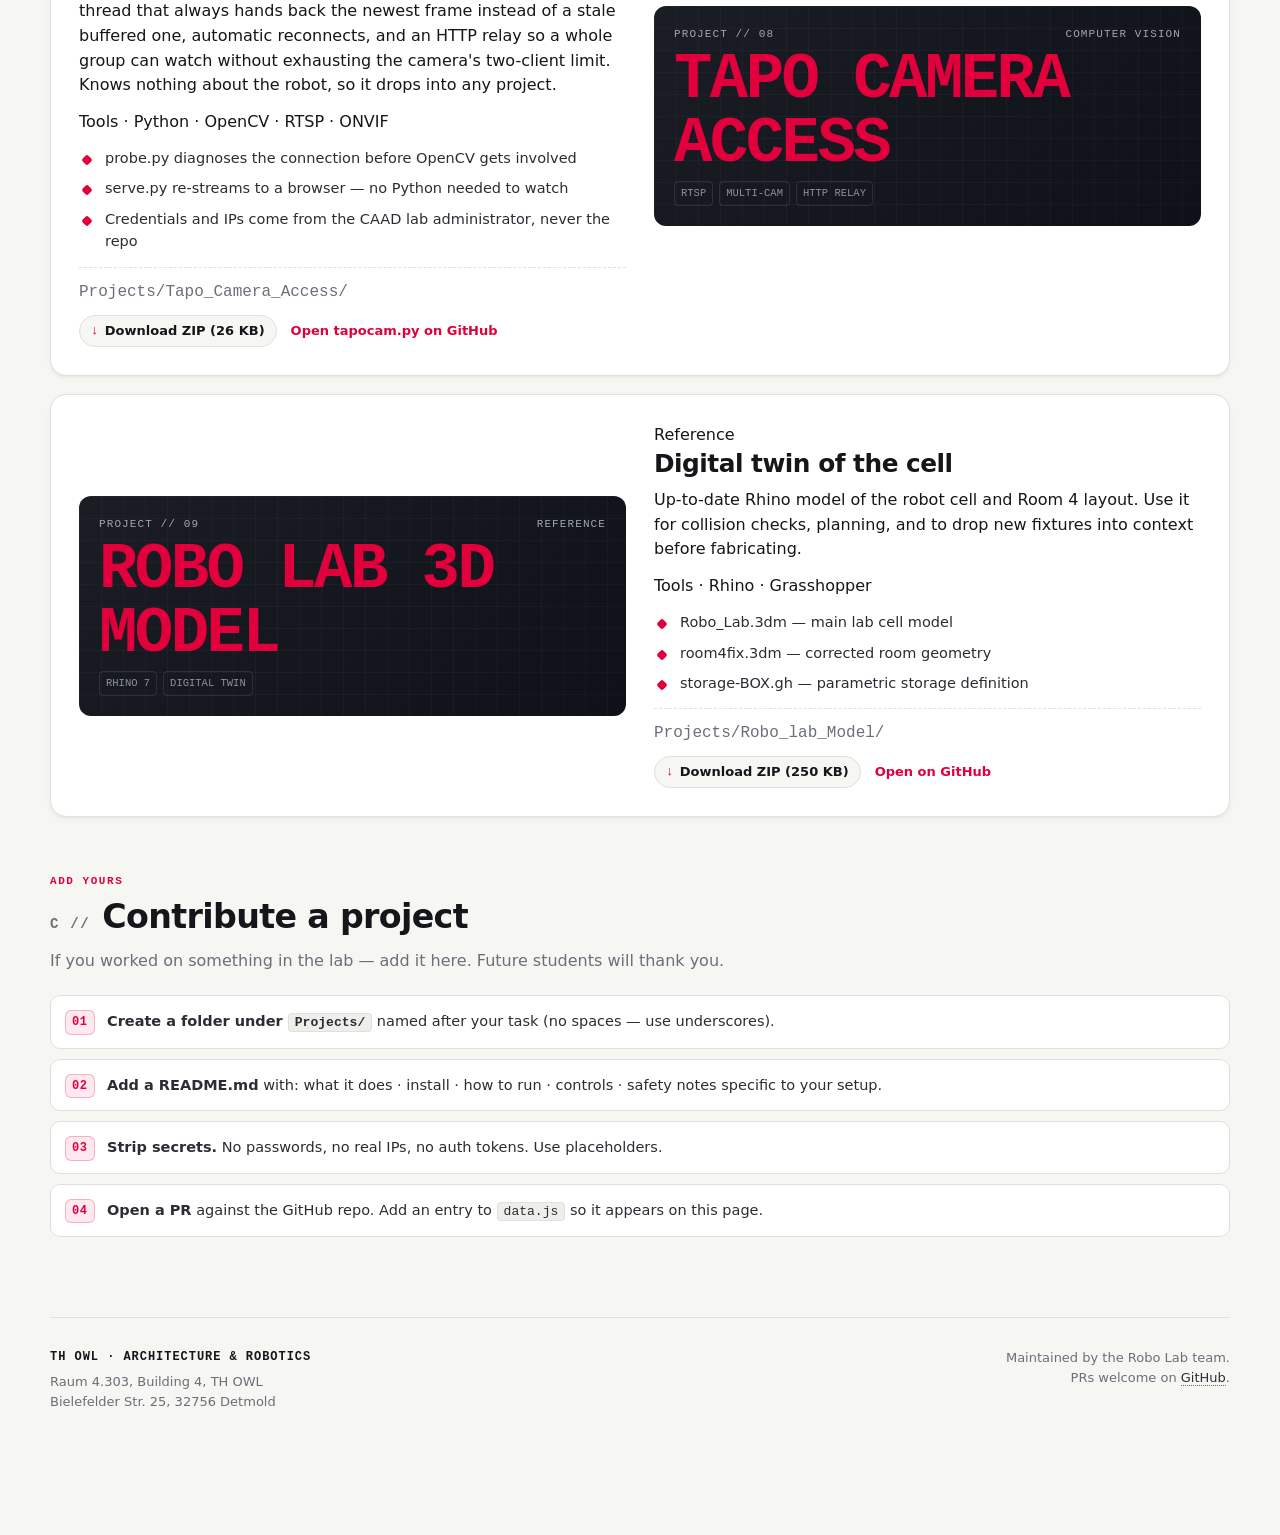
<file: projects.html>
<!doctype html>
<html lang="en">
<head>
  <meta charset="utf-8">
  <meta name="viewport" content="width=device-width, initial-scale=1">
  <title>TH OWL Robo Lab — Projects</title>
  <meta name="description" content="Templates and projects for the UR10e cobot at TH OWL Robo Lab.">
  <link rel="stylesheet" href="styles.css?v=8">
</head>
<body data-page="projects">

  <header class="topbar">
    <a class="brand" href="index.html" aria-label="TH OWL Robo Lab">
      <img class="brand-logo" src="media/th-owl.png" alt="TH OWL" />
      <span class="brand-text">
        <strong>TH OWL Robo Lab</strong>
        <small>UR10e · Architecture &amp; Robotics</small>
      </span>
    </a>
    <nav class="nav-links" aria-label="Primary">
      <a href="index.html">Home</a>
      <a class="active" href="projects.html">Projects</a>
      <a href="hardware.html">Safety &amp; Hardware</a>
      <a href="contact.html">Contact</a>
    </nav>
    <div class="topbar-utility">
      <span class="status-pill">LAB ONLINE</span>
    </div>
  </header>

  <main>

    <!-- HERO ------------------------------------------------- -->
    <section class="hero">
      <div class="hero-copy">
        <p class="eyebrow">Templates · Projects</p>
        <h1>Build something with the cobot.</h1>
        <p class="lead">
          Two starter templates and nine worked projects — from computer
          vision to AEC fabrication. Each lives in its own folder with the
          code, model files, and a README you can run from cold. Start with
          a template, then jump to whichever project matches your semester
          work.
        </p>
        <div class="hero-cta">
          <a id="btn-jump-templates" class="btn btn-primary" href="#templates">Templates</a>
          <a id="btn-jump-projects" class="btn" href="#projects">Projects</a>
        </div>
      </div>

      <aside class="hero-panel" aria-label="Project index">
        <header>
          <span>Index</span>
          <span class="led">11 ITEMS</span>
        </header>
        <dl>
          <dt>Templates</dt> <dd>Python · Rhino/GH</dd>
          <dt>01</dt>        <dd>Interactive Robot</dd>
          <dt>02</dt>        <dd>Tapo Vision Kit</dd>
          <dt>03</dt>        <dd>Pi + AI Camera</dd>
          <dt>04</dt>        <dd>Hanger</dd>
          <dt>05</dt>        <dd>Robotic Bricklaying</dd>
          <dt>06</dt>        <dd>Contour Crafting</dd>
          <dt>07</dt>        <dd>Façade Scanning</dd>
          <dt>08</dt>        <dd>Tapo Camera Access</dd>
          <dt>09</dt>        <dd>Robo Lab 3D Model</dd>
        </dl>
      </aside>
    </section>

    <!-- TEMPLATES ------------------------------------------- -->
    <section class="section" id="templates">
      <div class="section-head">
        <p class="eyebrow">Start here</p>
        <h2><span class="index">A //</span> Templates</h2>
        <p class="lede">
          Minimal, working examples. Clone the repo, change the IP, and run.
          If the template runs, your setup is good and any failure in a real
          project is the project, not the environment.
        </p>
      </div>

      <div class="grid cols-2" id="templates-grid">
        <!-- rendered by app.js -->
      </div>

      <div class="callout note mt-3">
        <div class="ico">i</div>
        <div>
          <strong>Verify before you build.</strong>
          <span>Always confirm the Python template runs end-to-end before adding camera capture, AI inference, or a custom toolpath. It rules out 90 % of "why isn't this working" before you write a single new line.</span>
        </div>
      </div>
    </section>

    <!-- PROJECTS -------------------------------------------- -->
    <section class="section" id="projects">
      <div class="section-head">
        <p class="eyebrow">Worked examples</p>
        <h2><span class="index">B //</span> Projects</h2>
        <p class="lede">
          Each project below is in <code>Projects/</code>. Click through to
          open the folder and read its own README for setup and run
          instructions.
        </p>
      </div>

      <div class="grid" id="projects-list">
        <!-- rendered by app.js -->
      </div>
    </section>

    <!-- CONTRIBUTE ------------------------------------------ -->
    <section class="section" id="contribute">
      <div class="section-head">
        <p class="eyebrow">Add yours</p>
        <h2><span class="index">C //</span> Contribute a project</h2>
        <p class="lede">
          If you worked on something in the lab — add it here. Future students
          will thank you.
        </p>
      </div>

      <ol class="steps">
        <li><strong>Create a folder under <code>Projects/</code></strong> named after your task (no spaces — use underscores).</li>
        <li><strong>Add a README.md</strong> with: what it does · install · how to run · controls · safety notes specific to your setup.</li>
        <li><strong>Strip secrets.</strong> No passwords, no real IPs, no auth tokens. Use placeholders.</li>
        <li><strong>Open a PR</strong> against the GitHub repo. Add an entry to <code>data.js</code> so it appears on this page.</li>
      </ol>
    </section>

    <footer class="footer">
      <div class="footer-left">
        <span class="credits">TH OWL · Architecture &amp; Robotics</span>
        <address class="address">
          Raum 4.303, Building 4, TH OWL<br>
          Bielefelder Str. 25, 32756 Detmold
        </address>
      </div>
      <div class="footer-right">
        Maintained by the Robo Lab team.<br>
        PRs welcome on <a href="https://github.com/ineedabetterusrname/THOWL_RoboLab" target="_blank" rel="noopener">GitHub</a>.
      </div>
    </footer>

  </main>

  <script src="data.js?v=7"></script>
  <script src="app.js?v=9"></script>
</body>
</html>
</file>
<file: styles.css>
/* ============================================================
   TH OWL Robo Lab — Site styles
   A fresh industrial / lab aesthetic.
   ============================================================ */

:root {
  /* Surfaces */
  --paper:        #f6f6f3;
  --panel:        #ffffff;
  --soft:         #eeeeea;
  --line:         #e2e0da;
  --hairline:     rgba(20, 20, 22, 0.08);

  /* Ink */
  --ink:          #14161a;
  --ink-2:        #2a2d33;
  --muted:        #6a6f78;
  --faint:        #9aa0a8;

  /* Accents */
  --accent:       #e2003c;   /* TH OWL red (matches logo) */
  --accent-deep:  #b30030;
  --accent-soft:  #fde9ef;
  --navy:         #1f3552;   /* secondary */
  --teal:         #2a8a82;
  --amber:        #d9a521;
  --crimson:      #b03a3a;

  /* Code */
  --code-bg:      #11141a;
  --code-ink:     #e9eaec;
  --code-mute:    #7d848f;
  --code-line:    #1c2029;

  --shadow-sm:    0 1px 2px rgba(15, 18, 22, 0.04), 0 2px 6px rgba(15, 18, 22, 0.04);
  --shadow-md:    0 6px 18px rgba(15, 18, 22, 0.07), 0 1px 3px rgba(15, 18, 22, 0.05);
  --shadow-lg:    0 20px 50px rgba(15, 18, 22, 0.10);

  --radius-sm:    6px;
  --radius:       10px;
  --radius-lg:    16px;

  --font-sans:    "Inter", ui-sans-serif, system-ui, -apple-system, "Segoe UI", Roboto, sans-serif;
  --font-mono:    "JetBrains Mono", "Cascadia Mono", "SFMono-Regular", Consolas, monospace;
}

* { box-sizing: border-box; }

html { color-scheme: light; -webkit-text-size-adjust: 100%; }

body {
  margin: 0;
  min-width: 320px;
  background: var(--paper);
  color: var(--ink);
  font-family: var(--font-sans);
  line-height: 1.55;
  font-feature-settings: "ss01", "cv11";
  -webkit-font-smoothing: antialiased;
  text-rendering: optimizeLegibility;
}

a { color: inherit; text-decoration: none; }
a:focus-visible, button:focus-visible, input:focus-visible {
  outline: 2px solid var(--accent);
  outline-offset: 2px;
}

button, input { font: inherit; }
img { max-width: 100%; display: block; }

/* ----------------------------- TOPBAR ------------------------ */

.topbar {
  position: sticky;
  top: 0;
  z-index: 30;
  display: flex;
  align-items: center;
  justify-content: space-between;
  gap: 24px;
  min-height: 64px;
  padding: 10px clamp(16px, 4vw, 40px);
  background: rgba(246, 246, 243, 0.92);
  border-bottom: 1px solid var(--hairline);
  backdrop-filter: saturate(140%) blur(14px);
}

.brand {
  display: inline-flex;
  align-items: center;
  gap: 12px;
}

.brand-logo {
  height: 38px;
  width: auto;
  display: block;
  object-fit: contain;
  border-radius: 6px;
  overflow: hidden;
}

.brand-text strong {
  display: block;
  font-size: 14.5px;
  font-weight: 700;
  letter-spacing: -0.01em;
  line-height: 1.15;
}
.brand-text small {
  display: block;
  font-size: 11.5px;
  color: var(--muted);
  font-family: var(--font-mono);
  letter-spacing: 0.06em;
  text-transform: uppercase;
  margin-top: 2px;
}

.nav-links {
  display: flex;
  align-items: center;
  gap: 2px;
  padding: 4px;
  border: 1px solid var(--line);
  border-radius: 10px;
  background: var(--panel);
}

.nav-links a {
  padding: 8px 14px;
  border-radius: 7px;
  color: var(--muted);
  font-size: 13.5px;
  font-weight: 600;
  letter-spacing: -0.005em;
  transition: background 120ms ease, color 120ms ease;
}

.nav-links a:hover { color: var(--ink); background: var(--soft); }

.nav-links a.active {
  background: var(--ink);
  color: #fff;
}

.topbar-utility {
  display: inline-flex;
  align-items: center;
  gap: 8px;
}

.status-pill {
  display: inline-flex;
  align-items: center;
  gap: 6px;
  padding: 6px 10px;
  border-radius: 999px;
  background: var(--soft);
  border: 1px solid var(--line);
  font-family: var(--font-mono);
  font-size: 11px;
  color: var(--muted);
  letter-spacing: 0.06em;
  text-transform: uppercase;
}
.status-pill::before {
  content: "";
  width: 7px; height: 7px;
  border-radius: 50%;
  background: #34c759;
  box-shadow: 0 0 0 3px rgba(52, 199, 89, 0.18);
}

/* ----------------------------- LAYOUT ----------------------- */

main {
  width: min(1180px, calc(100vw - 32px));
  margin: 0 auto;
  padding: 36px 0 96px;
}

.eyebrow {
  margin: 0 0 8px;
  font-family: var(--font-mono);
  font-size: 11px;
  font-weight: 600;
  color: var(--accent);
  letter-spacing: 0.14em;
  text-transform: uppercase;
}

h1, h2, h3, h4 {
  margin: 0 0 12px;
  color: var(--ink);
  letter-spacing: -0.02em;
}
h1 { font-size: clamp(2.2rem, 4.4vw, 3rem); line-height: 1.08; font-weight: 800; }
h2 { font-size: clamp(1.7rem, 2.6vw, 2.15rem); line-height: 1.15; font-weight: 750; }
h3 { font-size: 1.18rem; line-height: 1.3; font-weight: 700; }
p  { margin: 0 0 12px; }

hr {
  border: 0;
  border-top: 1px solid var(--line);
  margin: 32px 0;
}

/* ----------------------------- HERO ------------------------- */

.hero {
  position: relative;
  overflow: hidden;
  display: grid;
  grid-template-columns: 1.4fr 1fr;
  align-items: center;
  gap: 40px;
  padding: 44px clamp(20px, 4vw, 40px);
  border-radius: var(--radius-lg);
  background:
    radial-gradient(1100px 360px at 100% 0%, rgba(226, 0, 60, 0.08), transparent 60%),
    radial-gradient(700px 360px at 0% 100%, rgba(31, 53, 82, 0.07), transparent 60%),
    linear-gradient(180deg, var(--panel), var(--panel));
  border: 1px solid var(--line);
  box-shadow: var(--shadow-md);
}

.hero::before {
  content: "";
  position: absolute; inset: 0;
  background-image:
    radial-gradient(circle, rgba(20,22,26,0.045) 1px, transparent 1.4px);
  background-size: 22px 22px;
  pointer-events: none;
  opacity: 0.6;
  mask-image: linear-gradient(to bottom, black 30%, transparent 100%);
}

.hero-copy { position: relative; z-index: 1; }
.hero-copy h1 { margin-bottom: 14px; }
.hero-copy p.lead {
  font-size: 1.06rem;
  color: var(--ink-2);
  max-width: 56ch;
}

.hero-cta {
  display: flex; flex-wrap: wrap; gap: 10px;
  margin-top: 22px;
}

.btn {
  display: inline-flex;
  align-items: center;
  gap: 8px;
  padding: 10px 16px;
  font-size: 14px;
  font-weight: 600;
  border-radius: 8px;
  border: 1px solid var(--line);
  background: var(--panel);
  color: var(--ink);
  cursor: pointer;
  transition: transform 120ms ease, background 120ms ease, border-color 120ms ease;
}
.btn:hover { background: var(--soft); transform: translateY(-1px); }
.btn-primary {
  background: var(--ink);
  border-color: var(--ink);
  color: #fff;
}
.btn-primary:hover { background: var(--accent); border-color: var(--accent); }
.btn-accent {
  background: var(--accent);
  border-color: var(--accent);
  color: #fff;
}
.btn-accent:hover { background: var(--accent-deep); border-color: var(--accent-deep); }

/* Hero — visual side: control-panel block */
.hero-panel {
  position: relative;
  z-index: 1;
  border: 1px solid var(--line);
  border-radius: 12px;
  background:
    linear-gradient(180deg, #ffffff, #fafaf8);
  padding: 18px;
  box-shadow: var(--shadow-sm);
  display: grid;
  gap: 12px;
}
.hero-panel header {
  display: flex; align-items: center; justify-content: space-between;
  border-bottom: 1px dashed var(--line);
  padding-bottom: 10px;
}
.hero-panel header span {
  font-family: var(--font-mono);
  font-size: 11px;
  letter-spacing: 0.12em;
  text-transform: uppercase;
  color: var(--muted);
}
.hero-panel .led {
  display: inline-flex; align-items: center; gap: 6px;
  font-family: var(--font-mono);
  font-size: 11px;
  color: var(--ink-2);
}
.hero-panel .led::before {
  content: "";
  width: 8px; height: 8px;
  border-radius: 50%;
  background: var(--accent);
  box-shadow: 0 0 0 3px rgba(226, 0, 60, 0.2);
}
.hero-panel dl {
  margin: 0;
  display: grid;
  grid-template-columns: 110px 1fr;
  gap: 8px 14px;
}
.hero-panel dt {
  font-family: var(--font-mono);
  font-size: 11px;
  letter-spacing: 0.08em;
  text-transform: uppercase;
  color: var(--muted);
  padding-top: 2px;
}
.hero-panel dd {
  margin: 0;
  font-size: 14px;
  color: var(--ink);
  font-weight: 600;
}
.hero-panel dd code {
  font-family: var(--font-mono);
  font-size: 12.5px;
  background: var(--soft);
  border: 1px solid var(--line);
  padding: 2px 6px;
  border-radius: 4px;
}

@media (max-width: 900px) {
  .hero { grid-template-columns: 1fr; padding: 32px 24px; }
}

/* Solo hero — single-column (no side panel) */
.hero.hero-solo {
  grid-template-columns: 1fr;
  text-align: left;
}
.hero.hero-solo .hero-copy {
  max-width: 760px;
}

/* ----------------------------- SIM PREVIEW ------------------ */

.sim-preview {
  border: 1px solid var(--line);
  border-radius: var(--radius-lg);
  background: var(--panel);
  box-shadow: var(--shadow-md);
  overflow: hidden;
}

.sim-preview-head {
  display: flex;
  align-items: center;
  gap: 16px;
  flex-wrap: wrap;
  padding: 14px 18px;
  border-bottom: 1px solid var(--line);
  background:
    radial-gradient(600px 120px at 0% 0%, rgba(226, 0, 60, 0.06), transparent 70%),
    var(--panel);
}

.sim-live {
  display: inline-flex;
  align-items: center;
  gap: 7px;
  flex: 0 0 auto;
  font-family: var(--font-mono);
  font-size: 11px;
  letter-spacing: 0.06em;
  text-transform: uppercase;
  color: var(--accent-deep);
  font-weight: 600;
}
.sim-live .dot {
  width: 8px;
  height: 8px;
  border-radius: 50%;
  background: var(--accent);
  box-shadow: 0 0 0 0 rgba(226, 0, 60, 0.5);
  animation: simPulse 1.8s ease-out infinite;
}
@keyframes simPulse {
  0%   { box-shadow: 0 0 0 0 rgba(226, 0, 60, 0.5); }
  70%  { box-shadow: 0 0 0 7px rgba(226, 0, 60, 0); }
  100% { box-shadow: 0 0 0 0 rgba(226, 0, 60, 0); }
}

.sim-preview-title { flex: 1 1 240px; min-width: 200px; }
.sim-preview-title strong {
  display: block;
  font-size: 14.5px;
  font-weight: 700;
  letter-spacing: -0.01em;
}
.sim-preview-title small {
  display: block;
  font-size: 12px;
  color: var(--muted);
  margin-top: 1px;
}

.sim-open { flex: 0 0 auto; }

.sim-frame {
  position: relative;
  width: 100%;
  height: clamp(320px, 42vw, 460px);
  background: #11141a;
}
.sim-frame iframe {
  position: absolute;
  inset: 0;
  width: 100%;
  height: 100%;
  border: 0;
  display: block;
}

@media (max-width: 700px) {
  .sim-preview-head { gap: 10px; }
  .sim-open { width: 100%; justify-content: center; }
  .sim-frame { height: clamp(300px, 68vw, 420px); }
}

@media (prefers-reduced-motion: reduce) {
  .sim-live .dot { animation: none; }
}

/* ----------------------------- SECTION HEADINGS ------------- */

.section {
  margin: 56px 0 0;
}

.section-head {
  margin-bottom: 22px;
}
.section-head h2 {
  display: flex; align-items: baseline; gap: 12px;
}
.section-head h2 .index {
  font-family: var(--font-mono);
  font-size: 14px;
  color: var(--muted);
  letter-spacing: 0.12em;
  text-transform: uppercase;
  font-weight: 600;
}

.section-head p.lede {
  margin: 0;
  color: var(--muted);
  max-width: 70ch;
}

/* ----------------------------- CARDS / GRID ----------------- */

.grid {
  display: grid;
  gap: 18px;
}
.grid.cols-2 { grid-template-columns: repeat(2, minmax(0, 1fr)); }
.grid.cols-3 { grid-template-columns: repeat(3, minmax(0, 1fr)); }
.grid.cols-4 { grid-template-columns: repeat(4, minmax(0, 1fr)); }

@media (max-width: 900px) {
  .grid.cols-2, .grid.cols-3, .grid.cols-4 { grid-template-columns: 1fr; }
}
@media (min-width: 901px) and (max-width: 1100px) {
  .grid.cols-3, .grid.cols-4 { grid-template-columns: repeat(2, 1fr); }
}

.card {
  position: relative;
  background: var(--panel);
  border: 1px solid var(--line);
  border-radius: var(--radius);
  padding: 20px;
  transition: transform 140ms ease, box-shadow 140ms ease, border-color 140ms ease;
}
.card:hover {
  transform: translateY(-2px);
  box-shadow: var(--shadow-md);
  border-color: #d2cfc7;
}

.card .tag {
  display: inline-block;
  font-family: var(--font-mono);
  font-size: 10.5px;
  letter-spacing: 0.1em;
  text-transform: uppercase;
  color: var(--accent);
  background: var(--accent-soft);
  border: 1px solid rgba(226, 0, 60, 0.25);
  padding: 3px 8px;
  border-radius: 999px;
  margin-bottom: 12px;
}
.card .tag.tag-navy  { color: var(--navy);  background: #e7edf4; border-color: rgba(31, 53, 82, 0.2); }
.card .tag.tag-teal  { color: var(--teal);  background: #e1f0ee; border-color: rgba(42, 138, 130, 0.22); }
.card .tag.tag-amber { color: #8c6a14;      background: #faf0d3; border-color: rgba(217, 165, 33, 0.32); }

.card h3 { margin-bottom: 6px; }
.card p  { color: var(--ink-2); font-size: 14px; }
.card .meta {
  font-family: var(--font-mono);
  font-size: 11px;
  color: var(--muted);
  letter-spacing: 0.06em;
  text-transform: uppercase;
  margin-top: 10px;
}

.card .card-foot {
  margin-top: 14px;
  display: flex; justify-content: space-between; align-items: center;
  gap: 8px;
  border-top: 1px dashed var(--line);
  padding-top: 12px;
}
.card .card-foot a {
  font-size: 13px;
  font-weight: 600;
  color: var(--accent);
}
.card .card-foot a:hover { color: var(--accent-deep); }

/* ----------------------------- IMAGE BLOCKS ----------------- */

.figure {
  display: flex;
  flex-direction: column;
  align-items: stretch;
  margin: 0;
}
.figure .frame {
  width: 100%;
  aspect-ratio: 3 / 4;        /* vertical / portrait rectangle */
  background: var(--panel);
  border: 1px solid var(--line);
  border-radius: var(--radius);
  padding: 18px;
  display: flex;
  align-items: center;
  justify-content: center;
  overflow: hidden;
  box-shadow: var(--shadow-sm);
}
.figure .frame img {
  max-width: 100%;
  max-height: 100%;
  width: auto;
  height: auto;
  object-fit: contain;        /* center + preserve aspect */
  display: block;
}
.figure figcaption {
  margin-top: 14px;
  font-size: 12px;
  color: var(--muted);
  font-family: var(--font-mono);
  letter-spacing: 0.12em;
  text-transform: uppercase;
  text-align: center;
}

.figure-row {
  display: grid;
  grid-template-columns: repeat(3, 1fr);
  gap: 16px;
}
@media (max-width: 900px) { .figure-row { grid-template-columns: 1fr; } }

/* ----------------------------- TABLES ----------------------- */

.spec-table {
  width: 100%;
  border-collapse: collapse;
  background: var(--panel);
  border: 1px solid var(--line);
  border-radius: var(--radius);
  overflow: hidden;
  font-size: 14px;
}
.spec-table thead th {
  text-align: left;
  padding: 12px 16px;
  background: var(--soft);
  color: var(--muted);
  font-family: var(--font-mono);
  font-size: 11px;
  letter-spacing: 0.1em;
  text-transform: uppercase;
  font-weight: 600;
  border-bottom: 1px solid var(--line);
}
.spec-table td, .spec-table th {
  padding: 12px 16px;
  border-bottom: 1px solid var(--line);
  vertical-align: top;
}
.spec-table tr:last-child td { border-bottom: 0; }
.spec-table td:first-child { font-weight: 600; }
.spec-table td code {
  font-family: var(--font-mono);
  font-size: 12.5px;
  background: var(--soft);
  padding: 1px 6px;
  border-radius: 4px;
  border: 1px solid var(--line);
}

/* ----------------------------- KEY-VALUE LIST --------------- */

.kv-grid {
  display: grid;
  grid-template-columns: repeat(auto-fit, minmax(220px, 1fr));
  gap: 14px;
}
.kv {
  background: var(--panel);
  border: 1px solid var(--line);
  border-radius: var(--radius);
  padding: 14px 16px;
}
.kv .k {
  font-family: var(--font-mono);
  font-size: 10.5px;
  text-transform: uppercase;
  letter-spacing: 0.12em;
  color: var(--muted);
}
.kv .v {
  margin-top: 4px;
  font-size: 15px;
  font-weight: 700;
  color: var(--ink);
}
.kv .v code {
  font-family: var(--font-mono);
  font-size: 13px;
  background: var(--soft);
  padding: 1px 6px;
  border-radius: 4px;
  border: 1px solid var(--line);
}

/* ----------------------------- CALLOUT ---------------------- */

.callout {
  display: grid;
  grid-template-columns: 36px 1fr;
  gap: 14px;
  padding: 16px 18px;
  background: #fff5f7;
  border: 1px solid rgba(226, 0, 60, 0.28);
  border-left: 3px solid var(--accent);
  border-radius: var(--radius);
  color: var(--ink-2);
  font-size: 14px;
}
.callout .ico {
  width: 32px; height: 32px;
  border-radius: 8px;
  background: var(--accent);
  color: #fff;
  display: inline-flex; align-items: center; justify-content: center;
  font-weight: 700;
  font-family: var(--font-mono);
}
.callout.note   { background: #f1f5fb; border-color: rgba(31, 53, 82, 0.22); border-left-color: var(--navy); }
.callout.note .ico { background: var(--navy); }
.callout.warn   { background: #fdf6e0; border-color: rgba(217, 165, 33, 0.4); border-left-color: var(--amber); }
.callout.warn .ico { background: var(--amber); color: var(--ink); }
.callout.danger { background: #fbeded; border-color: rgba(176, 58, 58, 0.32); border-left-color: var(--crimson); }
.callout.danger .ico { background: var(--crimson); }

.callout strong { display: block; margin-bottom: 2px; color: var(--ink); }

/* ----------------------------- LISTS ------------------------ */

.bullets {
  margin: 0;
  padding: 0;
  list-style: none;
  display: grid;
  gap: 8px;
}
.bullets li {
  position: relative;
  padding-left: 26px;
  color: var(--ink-2);
  font-size: 14.5px;
}
.bullets li::before {
  content: "";
  position: absolute;
  left: 4px; top: 9px;
  width: 8px; height: 8px;
  border-radius: 2px;
  background: var(--accent);
  transform: rotate(45deg);
}

.steps {
  counter-reset: step;
  margin: 0;
  padding: 0;
  list-style: none;
  display: grid;
  gap: 10px;
}
.steps > li {
  counter-increment: step;
  position: relative;
  padding: 14px 16px 14px 56px;
  background: var(--panel);
  border: 1px solid var(--line);
  border-radius: var(--radius);
  font-size: 14.5px;
  color: var(--ink-2);
}
.steps > li::before {
  content: counter(step, decimal-leading-zero);
  position: absolute;
  left: 14px; top: 14px;
  font-family: var(--font-mono);
  font-size: 12px;
  font-weight: 700;
  letter-spacing: 0.05em;
  color: var(--accent);
  background: var(--accent-soft);
  border: 1px solid rgba(226, 0, 60, 0.25);
  border-radius: 6px;
  padding: 2px 6px;
}

/* ----------------------------- CODE ------------------------- */

pre {
  background: var(--code-bg);
  color: var(--code-ink);
  padding: 18px 18px;
  border-radius: var(--radius);
  overflow-x: auto;
  border: 1px solid var(--code-line);
  font-family: var(--font-mono);
  font-size: 13px;
  line-height: 1.6;
  margin: 12px 0 20px;
  position: relative;
}
pre::before {
  content: attr(data-lang);
  position: absolute;
  top: 8px; right: 10px;
  font-size: 10px;
  font-family: var(--font-mono);
  letter-spacing: 0.12em;
  text-transform: uppercase;
  color: var(--code-mute);
}
code { font-family: var(--font-mono); }
p code, li code, td code {
  font-size: 0.9em;
  background: var(--soft);
  border: 1px solid var(--line);
  padding: 1px 6px;
  border-radius: 4px;
}
pre code {
  background: transparent;
  border: none;
  padding: 0;
  color: inherit;
}

/* ----------------------------- FILTERS / SEARCH ------------- */

.toolbar {
  display: flex;
  flex-wrap: wrap;
  align-items: center;
  gap: 12px;
  padding: 14px;
  background: var(--panel);
  border: 1px solid var(--line);
  border-radius: var(--radius);
  margin: 18px 0 22px;
}

.search {
  flex: 1 1 220px;
  display: inline-flex;
  align-items: center;
  gap: 8px;
  padding: 8px 12px;
  background: var(--paper);
  border: 1px solid var(--line);
  border-radius: 8px;
}
.search input {
  flex: 1;
  border: 0;
  background: transparent;
  color: var(--ink);
  outline: none;
  font-size: 14px;
}
.search svg {
  width: 16px; height: 16px;
  stroke: var(--muted);
  fill: none;
  stroke-width: 2;
  stroke-linecap: round;
  stroke-linejoin: round;
}

.chip-row {
  display: inline-flex;
  flex-wrap: wrap;
  gap: 6px;
}
.chip {
  font-size: 12.5px;
  font-weight: 600;
  padding: 6px 10px;
  border-radius: 999px;
  border: 1px solid var(--line);
  background: var(--paper);
  color: var(--muted);
  cursor: pointer;
  transition: background 120ms ease, color 120ms ease, border-color 120ms ease;
}
.chip:hover { color: var(--ink); }
.chip.active {
  background: var(--ink);
  color: #fff;
  border-color: var(--ink);
}

/* ----------------------------- HARDWARE CARD ---------------- */

.hw-card {
  background: var(--panel);
  border: 1px solid var(--line);
  border-radius: var(--radius);
  padding: 18px;
  display: grid;
  gap: 10px;
}
.hw-card .hw-head {
  display: flex; align-items: center; justify-content: space-between;
  gap: 8px;
}
.hw-card .hw-cat {
  font-family: var(--font-mono);
  font-size: 10px;
  letter-spacing: 0.14em;
  text-transform: uppercase;
  color: var(--muted);
}
.hw-card h3 { margin: 0; }
.hw-card p  { color: var(--ink-2); font-size: 14px; margin: 0; }
.hw-card .specs {
  display: grid;
  grid-template-columns: 1fr 1fr;
  gap: 6px 14px;
  padding-top: 10px;
  border-top: 1px dashed var(--line);
  font-size: 12.5px;
}
.hw-card .specs dt {
  font-family: var(--font-mono);
  font-size: 10.5px;
  color: var(--muted);
  letter-spacing: 0.08em;
  text-transform: uppercase;
}
.hw-card .specs dd {
  margin: 0 0 4px;
  color: var(--ink);
  font-weight: 600;
}

/* ----------------------------- PROJECT FEATURE -------------- */

.feature {
  display: grid;
  grid-template-columns: 1fr 1fr;
  gap: 28px;
  align-items: center;
  background: var(--panel);
  border: 1px solid var(--line);
  border-radius: var(--radius-lg);
  padding: 28px;
  box-shadow: var(--shadow-sm);
}
.feature.reverse { direction: rtl; }
.feature.reverse > * { direction: ltr; }
@media (max-width: 900px) {
  .feature { grid-template-columns: 1fr; padding: 22px; }
}

.feature .feature-visual {
  background: linear-gradient(135deg, #1a1d24, #0e1117);
  color: #d9dde4;
  border-radius: 12px;
  padding: 20px;
  min-height: 220px;
  display: grid;
  align-content: space-between;
  position: relative;
  overflow: hidden;
}
.feature .feature-visual::before {
  content: "";
  position: absolute; inset: 0;
  background-image:
    linear-gradient(rgba(255,255,255,0.05) 1px, transparent 1px),
    linear-gradient(90deg, rgba(255,255,255,0.05) 1px, transparent 1px);
  background-size: 22px 22px;
  pointer-events: none;
  opacity: 0.6;
}
.feature .feature-visual header {
  position: relative; z-index: 1;
  display: flex; justify-content: space-between; align-items: center;
  font-family: var(--font-mono);
  font-size: 11px;
  letter-spacing: 0.1em;
  text-transform: uppercase;
  color: #a0a6b0;
}
.feature .feature-visual .big-id {
  position: relative; z-index: 1;
  font-family: var(--font-mono);
  font-weight: 800;
  font-size: clamp(2.4rem, 6vw, 4rem);
  letter-spacing: -0.04em;
  color: var(--accent);
  line-height: 1;
}
.feature .feature-visual .ticks {
  position: relative; z-index: 1;
  display: flex; gap: 6px;
  font-family: var(--font-mono);
  font-size: 10.5px;
  color: #8b919c;
}
.feature .feature-visual .ticks span {
  padding: 3px 6px;
  border: 1px solid rgba(255,255,255,0.1);
  border-radius: 4px;
}

.feature .feature-copy h3 {
  font-size: 1.55rem;
  margin-bottom: 8px;
}
.feature .feature-copy .meta-row {
  display: flex; flex-wrap: wrap; gap: 6px;
  margin: 0 0 14px;
}

/* ----------------------------- FOOTER ----------------------- */

.footer {
  margin-top: 80px;
  padding: 30px 0;
  border-top: 1px solid var(--line);
  display: flex;
  justify-content: space-between;
  align-items: flex-start;
  flex-wrap: wrap;
  gap: 18px;
  font-size: 13px;
  color: var(--muted);
}
.footer-left { display: grid; gap: 6px; }
.footer-right { text-align: right; }
.footer .credits {
  display: block;
  font-family: var(--font-mono);
  font-size: 12px;
  letter-spacing: 0.08em;
  text-transform: uppercase;
  color: var(--ink);
  font-weight: 700;
}
.footer .address {
  display: block;
  font-style: normal;
  line-height: 1.5;
  color: var(--muted);
  font-size: 13px;
  max-width: 56ch;
}
.footer a { color: var(--ink-2); border-bottom: 1px dotted var(--muted); }
.footer a:hover { color: var(--accent); border-color: var(--accent); }
@media (max-width: 700px) {
  .footer-right { text-align: left; }
}

/* ----------------------------- MISC ------------------------- */

.eyebrow-row {
  display: flex; align-items: center; gap: 14px;
  margin-bottom: 4px;
}
.eyebrow-row::after {
  content: "";
  flex: 1;
  height: 1px;
  background: var(--line);
}

.banner {
  display: flex; align-items: center; justify-content: space-between;
  gap: 16px;
  padding: 14px 18px;
  background: linear-gradient(90deg, var(--navy) 0%, #2d4d72 100%);
  color: #f5f7fa;
  border-radius: var(--radius);
  margin: 0 0 22px;
  font-size: 14px;
}
.banner .badge {
  display: inline-flex; align-items: center; gap: 6px;
  background: rgba(255,255,255,0.15);
  border: 1px solid rgba(255,255,255,0.25);
  font-family: var(--font-mono);
  font-size: 10.5px;
  letter-spacing: 0.12em;
  text-transform: uppercase;
  padding: 3px 8px;
  border-radius: 999px;
}

/* small helpers */
.muted { color: var(--muted); }
.mono  { font-family: var(--font-mono); }
.center { text-align: center; }
.mt-0 { margin-top: 0; } .mt-1 { margin-top: 8px; } .mt-2 { margin-top: 16px; } .mt-3 { margin-top: 24px; }
.mb-0 { margin-bottom: 0; } .mb-2 { margin-bottom: 16px; }
.gap-2 { gap: 16px; }

/* ============================================================
   MOBILE / NARROW-VIEWPORT TWEAKS
   ============================================================ */

/* Tablet / large phones */
@media (max-width: 820px) {
  main { padding: 22px 0 60px; }

  /* Topbar — let nav wrap to its own row; hide status pill */
  .topbar {
    flex-wrap: wrap;
    row-gap: 10px;
    gap: 10px;
    padding: 10px 16px;
    min-height: unset;
  }
  .topbar-utility { display: none; }
  .brand-text small { display: none; }
  .brand-logo { height: 34px; }

  .nav-links {
    order: 3;
    width: 100%;
    justify-content: center;
    gap: 4px;
  }
  .nav-links a {
    padding: 7px 12px;
    font-size: 13px;
  }

  /* Hero */
  .hero { padding: 28px 20px; border-radius: 14px; }
  .hero-copy h1 { font-size: 1.9rem; line-height: 1.12; }
  .hero-copy p.lead { font-size: 0.98rem; }
  .hero-cta { gap: 8px; }
  .hero-cta .btn { font-size: 13.5px; padding: 9px 14px; }

  /* Section spacing + headings */
  .section { margin-top: 44px; }
  .section-head h2 { flex-wrap: wrap; row-gap: 4px; }
  .section-head h2 .index { font-size: 12.5px; }

  /* Banner — stack inside */
  .banner {
    flex-direction: column;
    align-items: flex-start;
    padding: 12px 14px;
    gap: 10px;
  }

  /* Tables — let them scroll horizontally instead of overflowing the page */
  .spec-table {
    display: block;
    overflow-x: auto;
    -webkit-overflow-scrolling: touch;
    white-space: nowrap;
    font-size: 13px;
  }
  .spec-table thead, .spec-table tbody, .spec-table tr { display: table; width: 100%; table-layout: auto; }
  .spec-table thead th, .spec-table td { padding: 10px 12px; }

  /* Cards / steps / callouts */
  .card { padding: 16px; }
  .card h3 { font-size: 1.08rem; }
  .steps > li { padding: 12px 14px 12px 48px; font-size: 14px; }
  .callout {
    grid-template-columns: 30px 1fr;
    padding: 12px 14px;
    font-size: 13.5px;
  }

  /* Project feature — large ID can overflow; clamp + wrap */
  .feature { padding: 20px; gap: 18px; }
  .feature .feature-visual { padding: 16px; min-height: 180px; }
  .feature .feature-visual .big-id {
    font-size: clamp(1.7rem, 7vw, 2.4rem);
    word-break: break-word;
    line-height: 1.05;
  }
  .feature .feature-copy h3 { font-size: 1.3rem; }

  /* Figures — slightly less tall on small screens */
  .figure .frame { aspect-ratio: 4 / 5; padding: 14px; }

  /* Toolbar (hardware filters) */
  .toolbar { padding: 12px; gap: 10px; }
  .chip-row { width: 100%; }
}

/* Small phones (iPhone SE, regular iPhone in portrait) */
@media (max-width: 480px) {
  .hero { padding: 22px 16px; }
  .hero-copy h1 { font-size: 1.65rem; }
  .hero-copy p.lead { font-size: 0.95rem; }

  h2 { font-size: 1.4rem; }

  .brand-text strong { font-size: 13.5px; }
  .nav-links a { padding: 6px 10px; font-size: 12.5px; }

  .feature { padding: 16px; }
  .feature .feature-visual { padding: 14px; min-height: 160px; }
  .feature .feature-visual .big-id { font-size: 1.5rem; }
  .feature .feature-visual header,
  .feature .feature-visual .ticks { font-size: 10px; }

  .figure .frame { aspect-ratio: 1 / 1; padding: 12px; }

  pre { padding: 14px; font-size: 12.5px; }

  .footer-right { text-align: left; }
}

/* ============================================================
   DOWNLOAD LINKS — project & template cards
   ============================================================ */

/* Project cards are .feature blocks, not .card blocks, so the base
   `.card .card-foot` rules never reached them and their links rendered
   unstyled. Give the feature footer the same treatment a card footer gets. */
.feature .card-foot {
  margin-top: 14px;
  padding-top: 12px;
  border-top: 1px dashed var(--line);
}
.feature .card-foot a {
  font-size: 13px;
  font-weight: 600;
  color: var(--accent);
}
.feature .card-foot a:hover { color: var(--accent-deep); }

/* Shared footer layout. A long path used to push the links straight out of
   the card — "UR10e_Documentation/Rhino+Grasshopper_Template/" is wider than
   half a card. The path now shrinks and wraps, and the links drop onto their
   own row before anything can overflow. */
.card-foot {
  display: flex;
  flex-wrap: wrap;
  align-items: center;
  justify-content: space-between;
  gap: 10px 12px;
}
.card-foot > .mono.muted {
  flex: 1 1 auto;
  min-width: 0;              /* flex items refuse to shrink below content without this */
  overflow-wrap: anywhere;
}

.card-links {
  display: inline-flex;
  flex-wrap: wrap;
  align-items: center;
  gap: 14px;
  justify-content: flex-end;
  flex: 0 0 auto;
}

/* The download is the primary action, so it carries the filled treatment
   while "Open on GitHub" keeps the plain accent link it already had.
   Scoped through .card-links so it outranks `.card .card-foot a`. */
.card-foot .card-links a.dl {
  display: inline-flex;
  align-items: center;
  gap: 6px;
  padding: 5px 11px;
  border-radius: 999px;
  border: 1px solid var(--line);
  background: var(--paper);
  color: var(--ink);
  white-space: nowrap;
}
.card-foot .card-links a.dl::before {
  content: "↓";
  font-family: var(--font-mono);
  color: var(--accent);
  font-weight: 700;
}
.card-foot .card-links a.dl:hover {
  background: var(--ink);
  border-color: var(--ink);
  color: #fff;
}
.card-foot .card-links a.dl:hover::before { color: #fff; }

@media (max-width: 480px) {
  .card-links { gap: 10px; }
}

/* ============================================================
   REQUEST FORM — contact section (hardware page)
   ============================================================ */

.callout-link {
  color: var(--accent);
  font-weight: 600;
  border-bottom: 1px solid rgba(226, 0, 60, 0.35);
}
.callout-link:hover { color: var(--accent-deep); border-color: var(--accent-deep); }

.request-form {
  background: var(--panel);
  border: 1px solid var(--line);
  border-radius: var(--radius);
  padding: 20px;
}

.request-grid {
  display: grid;
  grid-template-columns: repeat(2, minmax(0, 1fr));
  gap: 16px;
}
.request-grid .full { grid-column: 1 / -1; }

.field {
  display: grid;
  gap: 6px;
  min-width: 0;
}
.field > span {
  font-family: var(--font-mono);
  font-size: 10.5px;
  text-transform: uppercase;
  letter-spacing: 0.12em;
  color: var(--muted);
}
.field input,
.field textarea {
  width: 100%;
  font-family: var(--font-sans);
  font-size: 14px;
  line-height: 1.5;
  color: var(--ink);
  background: var(--paper);
  border: 1px solid var(--line);
  border-radius: 8px;
  padding: 10px 12px;
  outline: none;
  transition: border-color 120ms ease, background 120ms ease;
}
.field textarea {
  min-height: 110px;
  resize: vertical;
}
.field input:focus,
.field textarea:focus {
  border-color: var(--accent);
  background: var(--panel);
}
.field input::placeholder,
.field textarea::placeholder { color: var(--faint); }

/* Date / time range blocks — <fieldset> reset to look like a .field */
.field.range {
  display: block;
  border: 0;
  margin: 0;
  padding: 0;
  min-width: 0;
}
.field.range legend {
  padding: 0;
  margin-bottom: 8px;
  font-family: var(--font-mono);
  font-size: 10.5px;
  text-transform: uppercase;
  letter-spacing: 0.12em;
  color: var(--muted);
}

.range-row {
  display: grid;
  grid-template-columns: repeat(2, minmax(0, 1fr));
  gap: 12px;
}
.range-row .sub {
  display: grid;
  gap: 6px;
  min-width: 0;
}
.range-row .sub > span {
  font-size: 12px;
  font-weight: 600;
  color: var(--ink-2);
}
.range-row input:invalid { border-color: var(--crimson); }

.range-hint {
  margin: 8px 0 0;
  font-family: var(--font-mono);
  font-size: 11px;
  letter-spacing: 0.06em;
  color: var(--muted);
}

/* Weekday picker — checkboxes wearing the existing .chip look */
.weekday-row {
  display: flex;
  flex-wrap: wrap;
  gap: 6px;
  margin-bottom: 12px;
}
.weekday {
  position: relative;
  display: inline-flex;
  cursor: pointer;
}
.weekday input {
  position: absolute;
  width: 1px;
  height: 1px;
  padding: 0;
  opacity: 0;
  pointer-events: none;
}
.weekday span {
  display: inline-block;
  font-size: 12.5px;
  font-weight: 600;
  padding: 6px 12px;
  border-radius: 999px;
  border: 1px solid var(--line);
  background: var(--paper);
  color: var(--muted);
  transition: background 120ms ease, color 120ms ease, border-color 120ms ease;
}
.weekday:hover span { color: var(--ink); }
.weekday input:checked + span {
  background: var(--ink);
  color: #fff;
  border-color: var(--ink);
}
.weekday input:focus-visible + span {
  outline: 2px solid var(--accent);
  outline-offset: 2px;
}

.request-actions {
  display: flex;
  flex-wrap: wrap;
  align-items: center;
  gap: 10px;
  margin-top: 18px;
  padding-top: 16px;
  border-top: 1px dashed var(--line);
}
.request-status {
  flex: 1 1 240px;
  margin: 0;
  font-size: 13px;
  color: var(--muted);
}
.request-status.ok { color: var(--teal); }

@media (max-width: 900px) {
  .request-grid { grid-template-columns: 1fr; }
}
@media (max-width: 820px) {
  .request-form { padding: 16px; }

  /* Four nav items no longer fit on one line on small phones.
     flex-wrap only takes effect when they actually overflow. */
  .nav-links { flex-wrap: wrap; }
}
@media (max-width: 420px) {
  .range-row { grid-template-columns: 1fr; }
}

/* ---------- UR10e startup guide ---------- */
.startup-steps {
  display: grid;
  grid-template-columns: repeat(2, minmax(0, 1fr));
  gap: 20px;
}
@media (max-width: 760px) { .startup-steps { grid-template-columns: 1fr; } }
.startup-step {
  margin: 0;
  background: var(--panel);
  border: 1px solid var(--line);
  border-radius: 10px;
  overflow: hidden;
}
.startup-step img { display: block; width: 100%; height: auto; background: var(--soft); }
.startup-step figcaption { display: grid; gap: 4px; padding: 14px 16px 16px; color: var(--ink-2); }
.startup-step .step-no { font-family: monospace; color: var(--accent); font-weight: 700; }

/* ---------- Robot schedule calendar ---------- */
.cal-legend { display: flex; flex-wrap: wrap; gap: 8px 16px; margin-bottom: 14px; font-size: 13px; color: var(--muted); }
.cal-key::before { content: ""; display: inline-block; width: 10px; height: 10px; border-radius: 3px; margin-right: 6px; background: var(--cal-c); }
.calendar { background: var(--panel); border: 1px solid var(--line); border-radius: 12px; padding: 16px; }
.cal-head { display: flex; align-items: center; justify-content: space-between; margin-bottom: 12px; }
.cal-head h3 { margin: 0; }
.cal-nav { min-width: 40px; justify-content: center; }
.cal-nav[disabled] { opacity: .35; pointer-events: none; }
.cal-grid { display: grid; grid-template-columns: repeat(7, minmax(0, 1fr)); gap: 6px; }
.cal-dow { font-size: 12px; font-weight: 600; color: var(--muted); text-align: center; padding-bottom: 4px; }
.cal-cell {
  min-height: 96px; padding: 8px; border-radius: 8px; font-size: 12px; line-height: 1.35;
  background: var(--cal-bg); border-left: 3px solid var(--cal-c); color: var(--ink-2); overflow-wrap: anywhere;
}
.cal-empty { background: transparent; border: 0; }
.cal-date { font-weight: 700; color: var(--ink); margin-bottom: 4px; }
.cal-wd { display: none; }
.cal-title { font-weight: 600; }
.cal-time, .cal-who { color: var(--muted); }
.cal-past { opacity: .45; }
.cal-today { box-shadow: inset 0 0 0 2px var(--ink); }
.cal-available   { --cal-c: #2a8a82; --cal-bg: #e1f0ee; }
.cal-requested   { --cal-c: #d9a521; --cal-bg: #fbf2d9; }
.cal-booked      { --cal-c: #1f3552; --cal-bg: #e7edf4; }
.cal-event       { --cal-c: #e2003c; --cal-bg: #fde9ef; }
.cal-unavailable { --cal-c: #9aa0a8; --cal-bg: #eeeeea; }
.cal-ask         { --cal-c: #c9ccd0; --cal-bg: transparent; }
@media (max-width: 760px) {
  .calendar { padding: 12px; }
  .cal-grid { grid-template-columns: 1fr; }
  .cal-dow, .cal-cell.cal-empty { display: none; }
  .cal-cell { min-height: 0; display: grid; grid-template-columns: 72px 1fr; column-gap: 8px; }
  .cal-cell > :not(.cal-date) { grid-column: 2; }
  .cal-date { grid-row: span 3; }
  .cal-wd { display: inline; }
}
</file>
